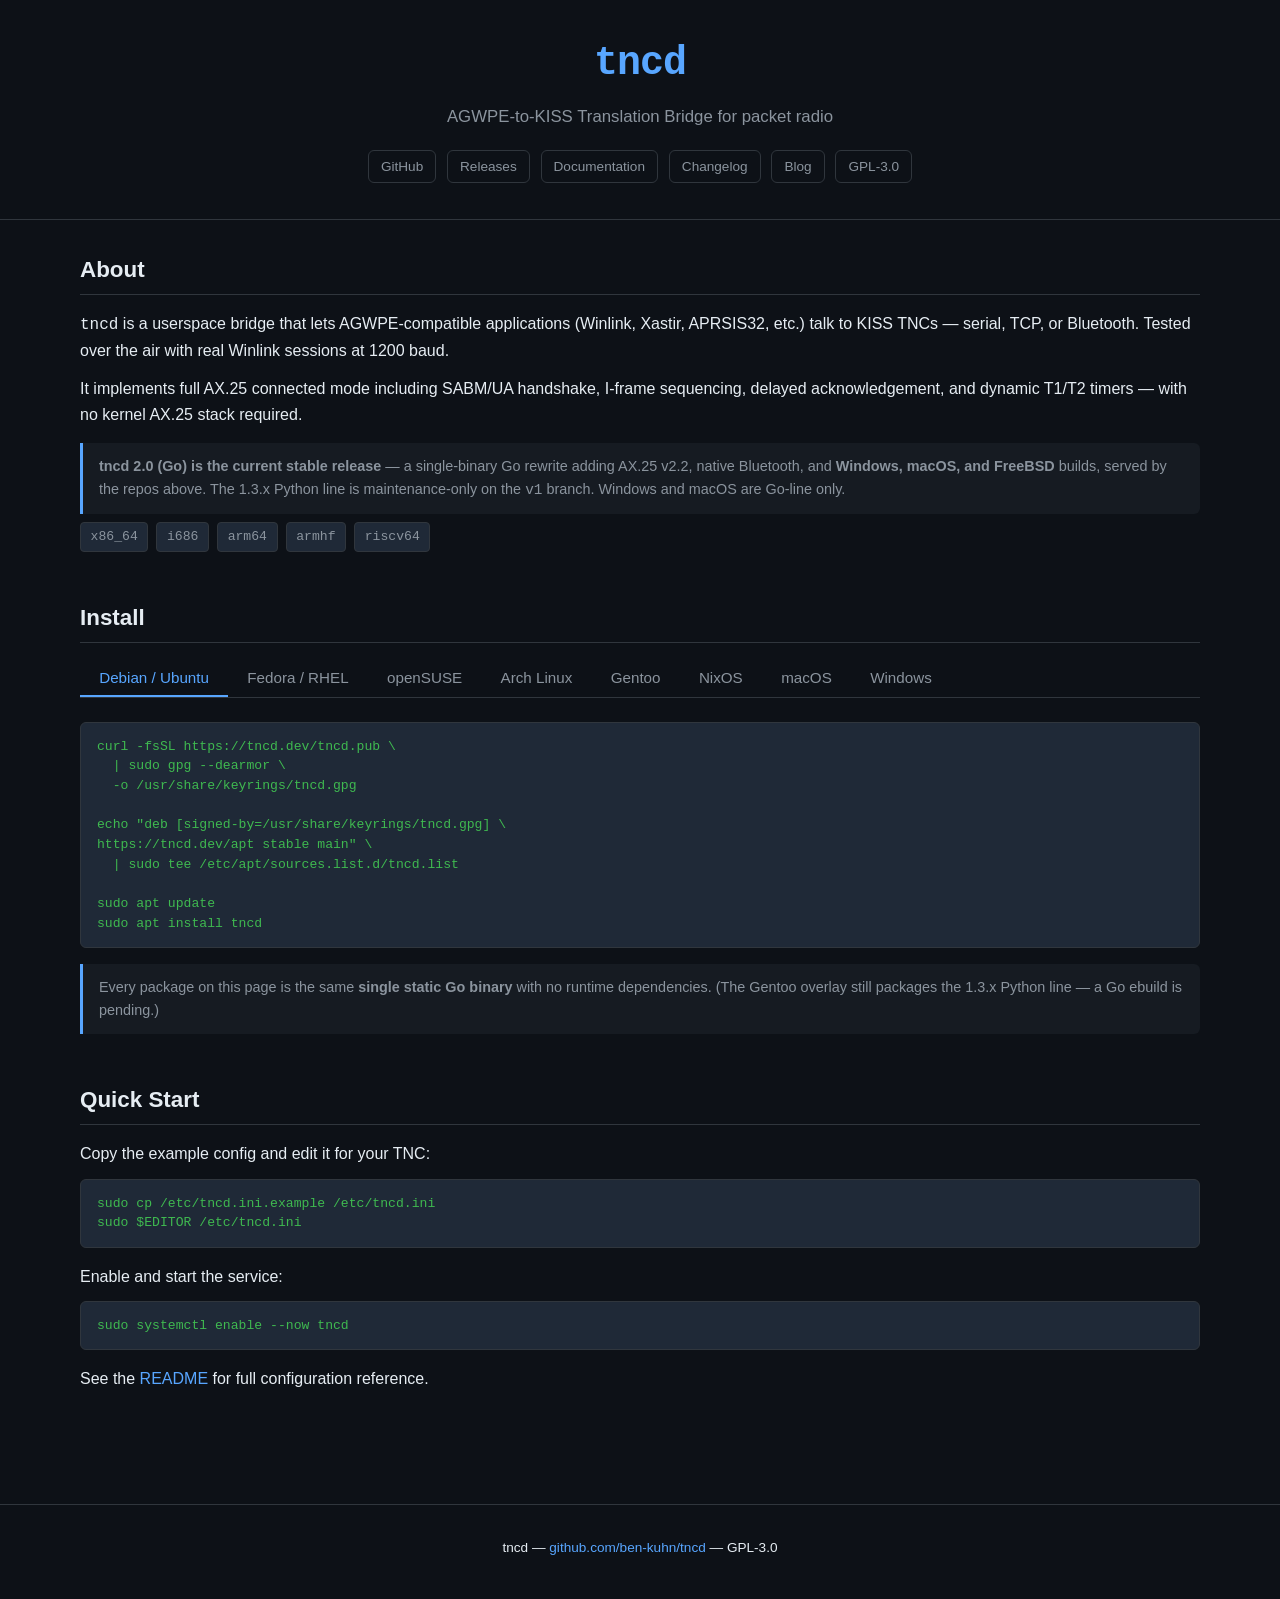
<file: website/index.html>
<!DOCTYPE html>
<html lang="en">
<head>
  <meta charset="UTF-8">
  <meta name="viewport" content="width=device-width, initial-scale=1.0">
  <title>tncd — AGWPE-to-KISS Translation Bridge</title>
  <style>
    :root {
      --bg: #0d1117;
      --surface: #161b22;
      --border: #30363d;
      --text: #e6edf3;
      --muted: #8b949e;
      --accent: #58a6ff;
      --green: #3fb950;
      --code-bg: #1f2937;
    }
    * { box-sizing: border-box; margin: 0; padding: 0; }
    body {
      background: var(--bg);
      color: var(--text);
      font-family: -apple-system, BlinkMacSystemFont, "Segoe UI", Helvetica, Arial, sans-serif;
      font-size: 16px;
      line-height: 1.6;
    }
    a { color: var(--accent); text-decoration: none; }
    a:hover { text-decoration: underline; }

    header {
      border-bottom: 1px solid var(--border);
      padding: 2rem 1rem;
      text-align: center;
    }
    header h1 {
      font-size: 2.5rem;
      font-family: "SF Mono", "Fira Code", monospace;
      color: var(--accent);
      letter-spacing: -1px;
    }
    header p.tagline {
      color: var(--muted);
      margin-top: 0.5rem;
      font-size: 1.05rem;
    }
    header .badges {
      margin-top: 1rem;
    }
    header .badges a {
      display: inline-block;
      margin: 0.2rem;
      padding: 0.3rem 0.75rem;
      border: 1px solid var(--border);
      border-radius: 6px;
      font-size: 0.85rem;
      color: var(--muted);
    }
    header .badges a:hover { border-color: var(--accent); color: var(--accent); text-decoration: none; }

    main {
      max-width: 90%;
      margin: 0 auto;
      padding: 2rem 1rem 4rem;
    }

    section { margin-bottom: 3rem; }
    h2 {
      font-size: 1.4rem;
      margin-bottom: 1rem;
      padding-bottom: 0.4rem;
      border-bottom: 1px solid var(--border);
    }
    p { margin-bottom: 0.75rem; color: var(--text); }

    pre {
      background: var(--code-bg);
      border: 1px solid var(--border);
      border-radius: 6px;
      padding: 0.85rem 1rem;
      overflow-x: auto;
      font-size: 0.82rem;
      line-height: 1.5;
    }
    code { font-family: "SF Mono", "Fira Code", "Cascadia Code", monospace; }
    pre code { color: var(--green); }

    .note {
      background: var(--surface);
      border-left: 3px solid var(--accent);
      padding: 0.75rem 1rem;
      border-radius: 0 6px 6px 0;
      font-size: 0.9rem;
      color: var(--muted);
      margin-top: 1rem;
    }

    .arch-list {
      display: flex;
      flex-wrap: wrap;
      gap: 0.5rem;
      margin-top: 0.5rem;
    }
    .arch-tag {
      background: var(--code-bg);
      border: 1px solid var(--border);
      border-radius: 4px;
      padding: 0.2rem 0.6rem;
      font-size: 0.82rem;
      font-family: monospace;
      color: var(--muted);
    }

    /* Tabs */
    .tabs {
      display: flex;
      flex-wrap: wrap;
      gap: 0;
      border-bottom: 1px solid var(--border);
      margin-bottom: 1.5rem;
    }
    .tab {
      background: none;
      border: none;
      color: var(--muted);
      font-family: inherit;
      font-size: 0.95rem;
      padding: 0.6rem 1.2rem;
      cursor: pointer;
      border-bottom: 2px solid transparent;
      transition: color 0.15s, border-color 0.15s;
    }
    .tab:hover {
      color: var(--text);
    }
    .tab.active {
      color: var(--accent);
      border-bottom-color: var(--accent);
    }
    .tab-content {
      display: none;
    }
    .tab-content.active {
      display: block;
    }

    footer {
      text-align: center;
      padding: 2rem 1rem;
      border-top: 1px solid var(--border);
      color: var(--muted);
      font-size: 0.85rem;
    }
  </style>
</head>
<body>

<header>
  <h1>tncd</h1>
  <p class="tagline">AGWPE-to-KISS Translation Bridge for packet radio</p>
  <div class="badges">
    <a href="https://github.com/ben-kuhn/tncd">GitHub</a>
    <a href="https://github.com/ben-kuhn/tncd/releases">Releases</a>
    <a href="/docs.html">Documentation</a>
    <a href="/changelog.html">Changelog</a>
    <a href="/blog.html">Blog</a>
    <a href="https://github.com/ben-kuhn/tncd/blob/main/COPYING">GPL-3.0</a>
  </div>
</header>

<main>

  <section>
    <h2>About</h2>
    <p>
      <code>tncd</code> is a userspace bridge that lets AGWPE-compatible applications (Winlink,
      Xastir, APRSIS32, etc.) talk to KISS TNCs — serial, TCP, or Bluetooth.
      Tested over the air with real Winlink sessions at 1200 baud.
    </p>
    <p>
      It implements full AX.25 connected mode including SABM/UA handshake, I-frame sequencing,
      delayed acknowledgement, and dynamic T1/T2 timers — with no kernel AX.25 stack required.
    </p>
    <div class="note">
      <strong>tncd 2.0 (Go) is the current stable release</strong> — a single-binary
      Go rewrite adding AX.25 v2.2, native Bluetooth, and <strong>Windows, macOS, and
      FreeBSD</strong> builds, served by the repos above. The 1.3.x Python line is
      maintenance-only on the <code>v1</code> branch. Windows and macOS are
      Go-line only.
    </div>
    <div class="arch-list">
      <span class="arch-tag">x86_64</span>
      <span class="arch-tag">i686</span>
      <span class="arch-tag">arm64</span>
      <span class="arch-tag">armhf</span>
      <span class="arch-tag">riscv64</span>
    </div>
  </section>

  <section>
    <h2>Install</h2>

    <div class="tabs">
      <button class="tab active" data-tab="debian">Debian / Ubuntu</button>
      <button class="tab" data-tab="fedora">Fedora / RHEL</button>
      <button class="tab" data-tab="opensuse">openSUSE</button>
      <button class="tab" data-tab="arch">Arch Linux</button>
      <button class="tab" data-tab="gentoo">Gentoo</button>
      <button class="tab" data-tab="nixos">NixOS</button>
      <button class="tab" data-tab="macos">macOS</button>
      <button class="tab" data-tab="windows">Windows</button>
    </div>

    <div class="tab-content active" id="tab-debian">
      <pre><code>curl -fsSL https://tncd.dev/tncd.pub \
  | sudo gpg --dearmor \
  -o /usr/share/keyrings/tncd.gpg

echo "deb [signed-by=/usr/share/keyrings/tncd.gpg] \
https://tncd.dev/apt stable main" \
  | sudo tee /etc/apt/sources.list.d/tncd.list

sudo apt update
sudo apt install tncd</code></pre>
    </div>

    <div class="tab-content" id="tab-fedora">
      <pre><code>sudo curl -fsSL \
  https://tncd.dev/rpm/tncd.repo \
  -o /etc/yum.repos.d/tncd.repo

sudo dnf install tncd</code></pre>
    </div>

    <div class="tab-content" id="tab-opensuse">
      <pre><code>sudo curl -fsSL \
  https://tncd.dev/rpm/tncd.repo \
  -o /etc/zypp/repos.d/tncd.repo

sudo zypper refresh
sudo zypper install tncd</code></pre>
    </div>

    <div class="tab-content" id="tab-arch">
      <pre><code># Download the PKGBUILD
curl -fsSL https://raw.githubusercontent.com/ben-kuhn/tncd/main/packaging/PKGBUILD \
  -o PKGBUILD

# Build and install
makepkg -si</code></pre>
    </div>

    <div class="tab-content" id="tab-gentoo">
      <p>tncd is available via a custom overlay that includes the package and its Python dependencies.</p>
      <pre><code># Clone the overlay
sudo mkdir -p /var/db/repos
sudo git clone https://github.com/ben-kuhn/tncd.git \
  /var/db/repos/tncd

# Register the overlay
cat &lt;&lt;'EOF' | sudo tee /etc/portage/repos.conf/tncd.conf
[tncd]
location = /var/db/repos/tncd/packaging/gentoo-overlay
EOF

# Install (add bluetooth USE flag for BT support)
sudo emerge --ask net-misc/tncd</code></pre>
      <p style="margin-top:1rem;">The overlay also provides ebuilds for
        <code>dev-python/kiss3</code>, <code>dev-python/pyham-ax25</code>,
        and <code>dev-python/ax253</code>.</p>
    </div>

    <div class="tab-content" id="tab-nixos">
      <p>tncd is packaged in
        <a href="https://github.com/ben-kuhn/nix-ham-packages">nix-ham-packages</a>.
        Add the overlay and service module to your NixOS configuration:</p>
      <pre><code>let
  ham = builtins.fetchTarball
    "https://github.com/ben-kuhn/nix-ham-packages/archive/main.tar.gz";
in {
  nixpkgs.overlays = [ (import ham) ];
  imports = [ "${ham}/tncd/module.nix" ];

  services.tncd = {
    enable = true;
    settings = {
      server.callsign = "N0CALL";
      client = {
        type = "serial";
        device = "/dev/ttyUSB0";
        serial_baudrate = 9600;
        ota_baudrate = 1200;
      };
    };
  };
}</code></pre>
      <p style="margin-top:1rem;">See the
        <a href="https://github.com/ben-kuhn/tncd/blob/main/nix/README.md">Nix README</a>
        for Bluetooth setup and all module options.</p>
    </div>

    <div class="tab-content" id="tab-macos">
      <p style="margin-bottom:0.75rem;">
        <strong>macOS is available on the 2.x Go line only</strong>,
        and without OS service integration — run it yourself or
        wrap it in a launchd unit.
      </p>
      <p>
        Download the matching
        <code>tncd-<em>&lt;version&gt;</em>-macos-arm64.tar.gz</code> (Apple
        silicon) or <code>-macos-amd64.tar.gz</code> (Intel) from the
        <a href="https://github.com/ben-kuhn/tncd/releases">GitHub releases</a>,
        extract it, and run:
      </p>
      <pre><code>tar -xzf tncd-<em>&lt;version&gt;</em>-macos-arm64.tar.gz

# macOS blocks unsigned downloaded binaries (Gatekeeper). tncd is not
# notarized, so clear the quarantine flag before the first run:
xattr -dr com.apple.quarantine ./tncd

./tncd -c tncd.ini</code></pre>
      <p style="margin-top:0.5rem;font-size:0.85rem;color:var(--muted)">
        If you skip that step you'll get &ldquo;cannot be opened because the developer cannot be
        verified.&rdquo; You can also allow it via <strong>System Settings → Privacy &amp;
        Security → Allow Anyway</strong>.
      </p>
      <p style="margin-top:0.5rem;font-size:0.85rem;color:var(--muted)">
        Bluetooth TNCs: pair the device, then use <code>type = serial</code> with
        its <code>/dev/cu.*</code> port. Homebrew tap coming later.
      </p>
    </div>

    <div class="tab-content" id="tab-windows">
      <p style="margin-bottom:0.75rem;">
        <strong>Windows is available on the 2.x Go line only</strong>
        — there is no Windows build of the 1.3.x Python line.
      </p>
      <p>
        Download <code>tncd-<em>&lt;version&gt;</em>-windows-amd64.zip</code>
        (or <code>-arm64</code>) from the
        <a href="https://github.com/ben-kuhn/tncd/releases">GitHub releases</a>,
        unzip it, and <strong>double-click <code>tncd.exe</code></strong>. With no
        config present it launches an installer that asks for your callsign and
        TNC — serial ports and paired Bluetooth devices are listed for you — then
        installs tncd as an auto-starting Windows service. Run <code>tncd.exe</code>
        again to start/stop the service, open the config, open the web monitor, or
        uninstall.
      </p>
      <p style="margin-top:0.75rem;">Command-line equivalents:</p>
      <pre><code>tncd.exe ports
tncd.exe install -c tncd.ini
tncd.exe service start
tncd.exe uninstall</code></pre>
      <p style="margin-top:0.5rem;font-size:0.85rem;color:var(--muted)">
        Bluetooth TNCs connect natively (Winsock RFCOMM): pair once in Windows
        Settings, then pick the device in the installer.
      </p>
    </div>

    <div class="note">
      Every package on this page is the same <strong>single static Go binary</strong> with
      no runtime dependencies. (The Gentoo overlay still packages the 1.3.x Python
      line — a Go ebuild is pending.)
    </div>
  </section>

  <section>
    <h2>Quick Start</h2>
    <p>Copy the example config and edit it for your TNC:</p>
    <pre><code>sudo cp /etc/tncd.ini.example /etc/tncd.ini
sudo $EDITOR /etc/tncd.ini</code></pre>

    <p style="margin-top:1rem;">Enable and start the service:</p>
    <pre><code>sudo systemctl enable --now tncd</code></pre>

    <p style="margin-top:1rem;">
      See the <a href="https://github.com/ben-kuhn/tncd/blob/main/README.md">README</a>
      for full configuration reference.
    </p>
  </section>

</main>

<footer>
  <p>tncd &mdash; <a href="https://github.com/ben-kuhn/tncd">github.com/ben-kuhn/tncd</a> &mdash; GPL-3.0</p>
</footer>

<script>
  document.querySelectorAll('.tab').forEach(function(btn) {
    btn.addEventListener('click', function() {
      document.querySelectorAll('.tab').forEach(function(t) { t.classList.remove('active'); });
      document.querySelectorAll('.tab-content').forEach(function(c) { c.classList.remove('active'); });
      btn.classList.add('active');
      document.getElementById('tab-' + btn.dataset.tab).classList.add('active');
    });
  });
</script>

</body>
</html>
</file>
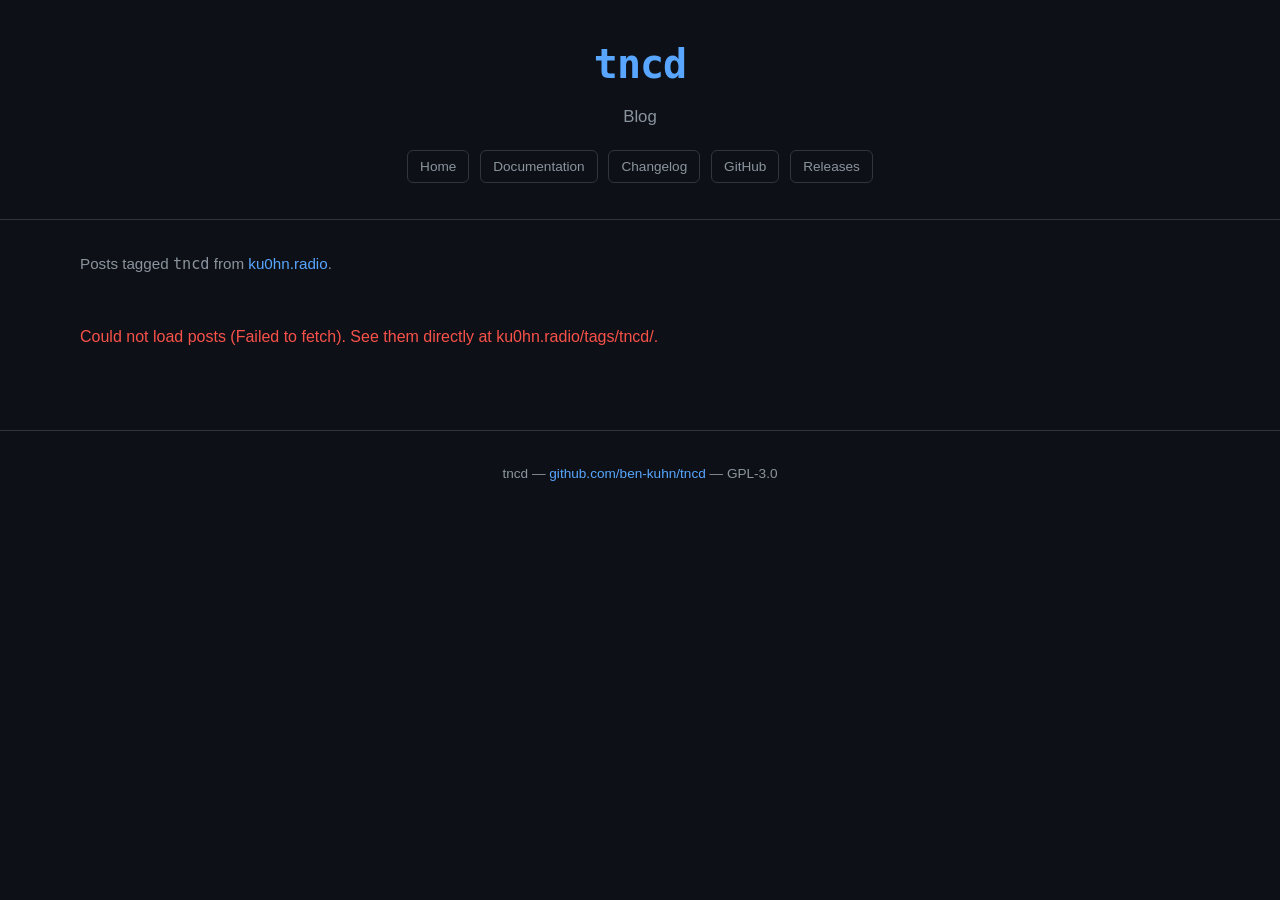
<file: website/blog.html>
<!DOCTYPE html>
<html lang="en">
<head>
  <meta charset="UTF-8">
  <meta name="viewport" content="width=device-width, initial-scale=1.0">
  <title>tncd Blog</title>
  <style>
    :root {
      --bg: #0d1117;
      --surface: #161b22;
      --border: #30363d;
      --text: #e6edf3;
      --muted: #8b949e;
      --accent: #58a6ff;
      --green: #3fb950;
      --code-bg: #1f2937;
    }
    * { box-sizing: border-box; margin: 0; padding: 0; }
    body {
      background: var(--bg);
      color: var(--text);
      font-family: -apple-system, BlinkMacSystemFont, "Segoe UI", Helvetica, Arial, sans-serif;
      font-size: 16px;
      line-height: 1.6;
    }
    a { color: var(--accent); text-decoration: none; }
    a:hover { text-decoration: underline; }

    header {
      border-bottom: 1px solid var(--border);
      padding: 2rem 1rem;
      text-align: center;
    }
    header h1 {
      font-size: 2.5rem;
      font-family: "SF Mono", "Fira Code", monospace;
      color: var(--accent);
      letter-spacing: -1px;
    }
    header p.tagline {
      color: var(--muted);
      margin-top: 0.5rem;
      font-size: 1.05rem;
    }
    header .badges { margin-top: 1rem; }
    header .badges a {
      display: inline-block;
      margin: 0.2rem;
      padding: 0.3rem 0.75rem;
      border: 1px solid var(--border);
      border-radius: 6px;
      font-size: 0.85rem;
      color: var(--muted);
    }
    header .badges a:hover { border-color: var(--accent); color: var(--accent); text-decoration: none; }

    main {
      max-width: 90%;
      margin: 0 auto;
      padding: 2rem 1rem 4rem;
    }
    main > p.lead {
      color: var(--muted);
      margin-bottom: 2rem;
      font-size: 0.95rem;
    }

    .post {
      margin-bottom: 1.5rem;
      border: 1px solid var(--border);
      border-radius: 8px;
      padding: 1.25rem 1.5rem;
      background: var(--surface);
    }
    .post h2 {
      font-size: 1.2rem;
      margin: 0 0 0.4rem;
    }
    .post h2 a { color: var(--accent); }
    .post .date {
      color: var(--muted);
      font-size: 0.85rem;
      font-family: "SF Mono", "Fira Code", monospace;
      margin-bottom: 0.6rem;
    }
    .post .summary {
      color: var(--text);
      font-size: 0.95rem;
    }

    .status {
      color: var(--muted);
      font-style: italic;
      padding: 1rem 0;
    }
    .status.error {
      color: #f85149;
      font-style: normal;
    }

    footer {
      text-align: center;
      padding: 2rem 1rem;
      border-top: 1px solid var(--border);
      color: var(--muted);
      font-size: 0.85rem;
    }
  </style>
</head>
<body>

<header>
  <h1>tncd</h1>
  <p class="tagline">Blog</p>
  <div class="badges">
    <a href="/">Home</a>
    <a href="/docs.html">Documentation</a>
    <a href="/changelog.html">Changelog</a>
    <a href="https://github.com/ben-kuhn/tncd">GitHub</a>
    <a href="https://github.com/ben-kuhn/tncd/releases">Releases</a>
  </div>
</header>

<main>
  <p class="lead">
    Posts tagged <code>tncd</code> from
    <a href="https://ku0hn.radio/tags/tncd/">ku0hn.radio</a>.
  </p>

  <div id="posts" class="status">Loading posts&hellip;</div>
</main>

<footer>
  <p>tncd &mdash; <a href="https://github.com/ben-kuhn/tncd">github.com/ben-kuhn/tncd</a> &mdash; GPL-3.0</p>
</footer>

<script>
  (function () {
    var FEED = 'https://ku0hn.radio/tags/tncd/index.json';
    var container = document.getElementById('posts');

    fetch(FEED, { cache: 'no-cache' })
      .then(function (r) {
        if (!r.ok) throw new Error('HTTP ' + r.status);
        return r.json();
      })
      .then(function (data) {
        var posts = (data && data.posts) || [];
        if (posts.length === 0) {
          container.className = 'status';
          container.textContent = 'No posts yet.';
          return;
        }
        container.className = '';
        container.innerHTML = '';
        posts.forEach(function (p) {
          var el = document.createElement('article');
          el.className = 'post';

          var h = document.createElement('h2');
          var a = document.createElement('a');
          a.href = p.url;
          a.textContent = p.title;
          h.appendChild(a);

          var d = document.createElement('div');
          d.className = 'date';
          d.textContent = p.date;

          var s = document.createElement('div');
          s.className = 'summary';
          s.textContent = p.summary || '';

          el.appendChild(h);
          el.appendChild(d);
          if (p.summary) el.appendChild(s);
          container.appendChild(el);
        });
      })
      .catch(function (err) {
        container.className = 'status error';
        container.textContent =
          'Could not load posts (' + err.message + '). ' +
          'See them directly at ku0hn.radio/tags/tncd/.';
      });
  })();
</script>

</body>
</html>
</file>
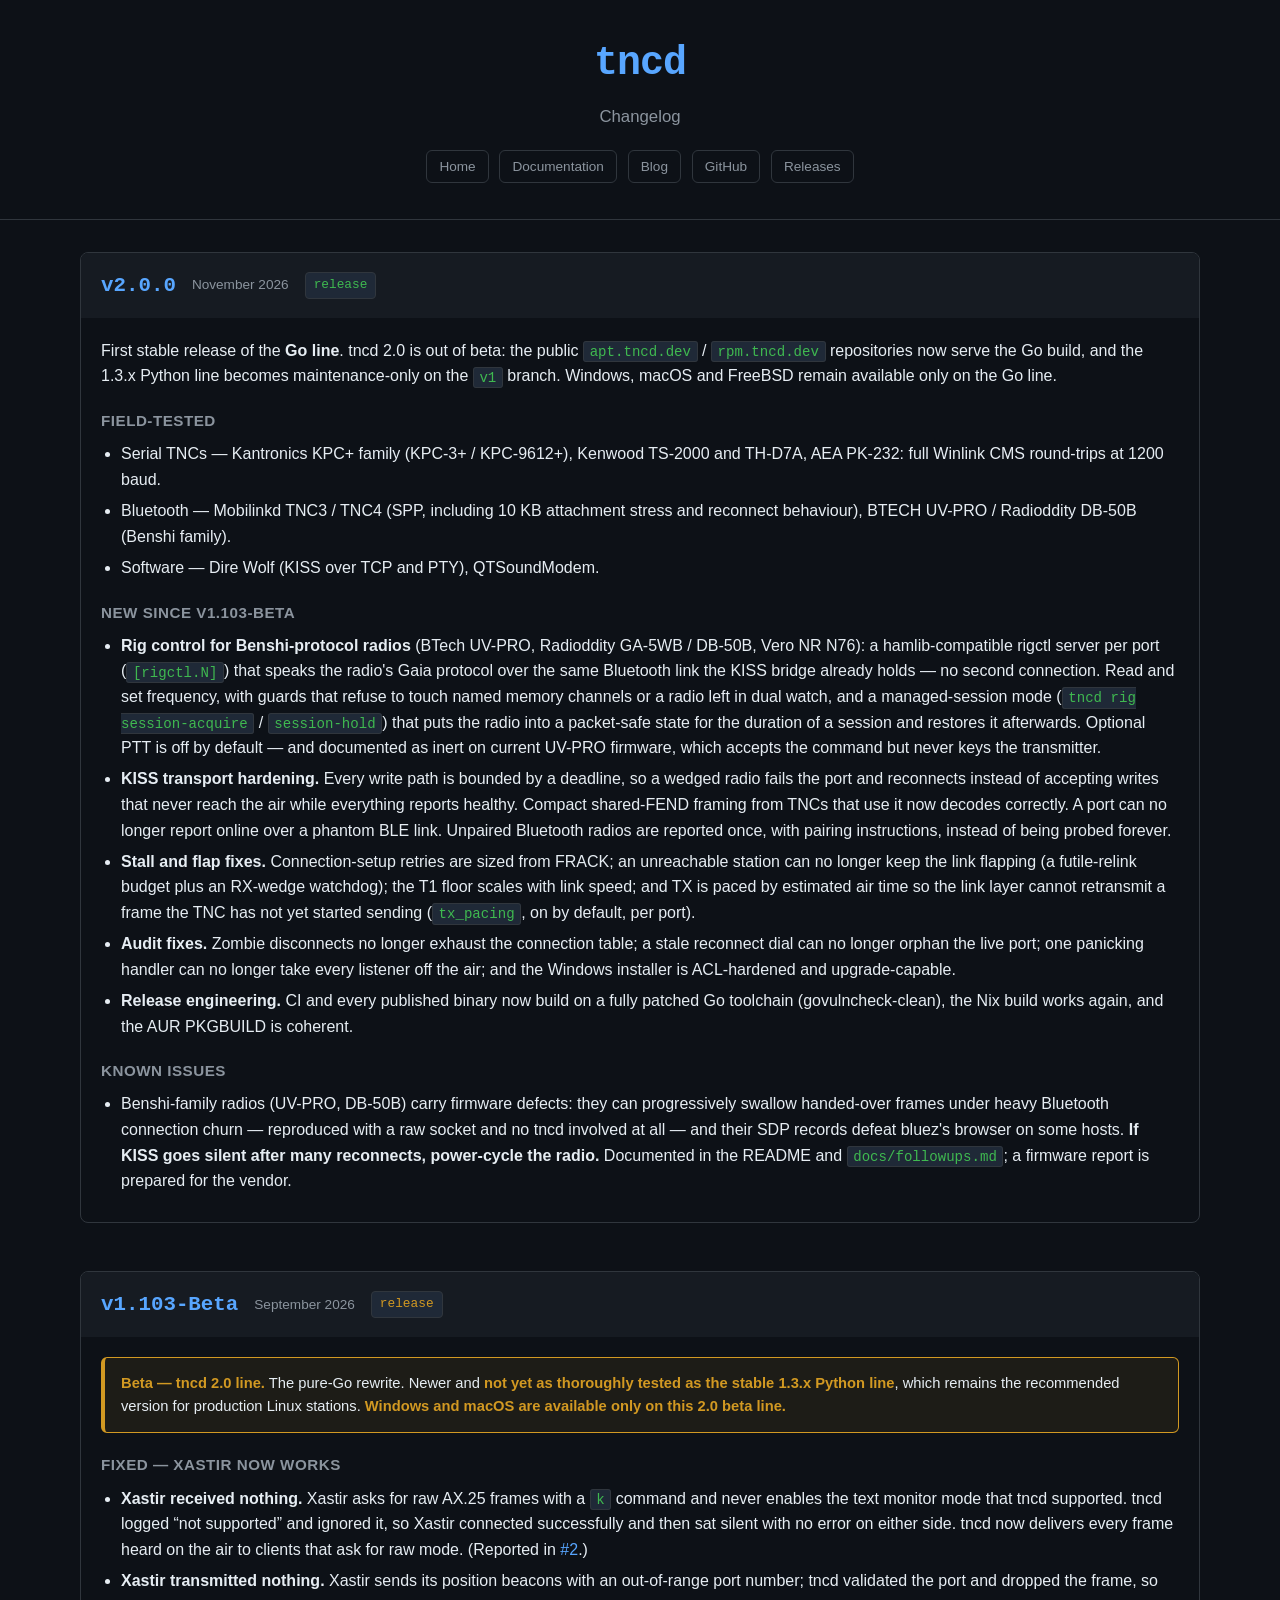
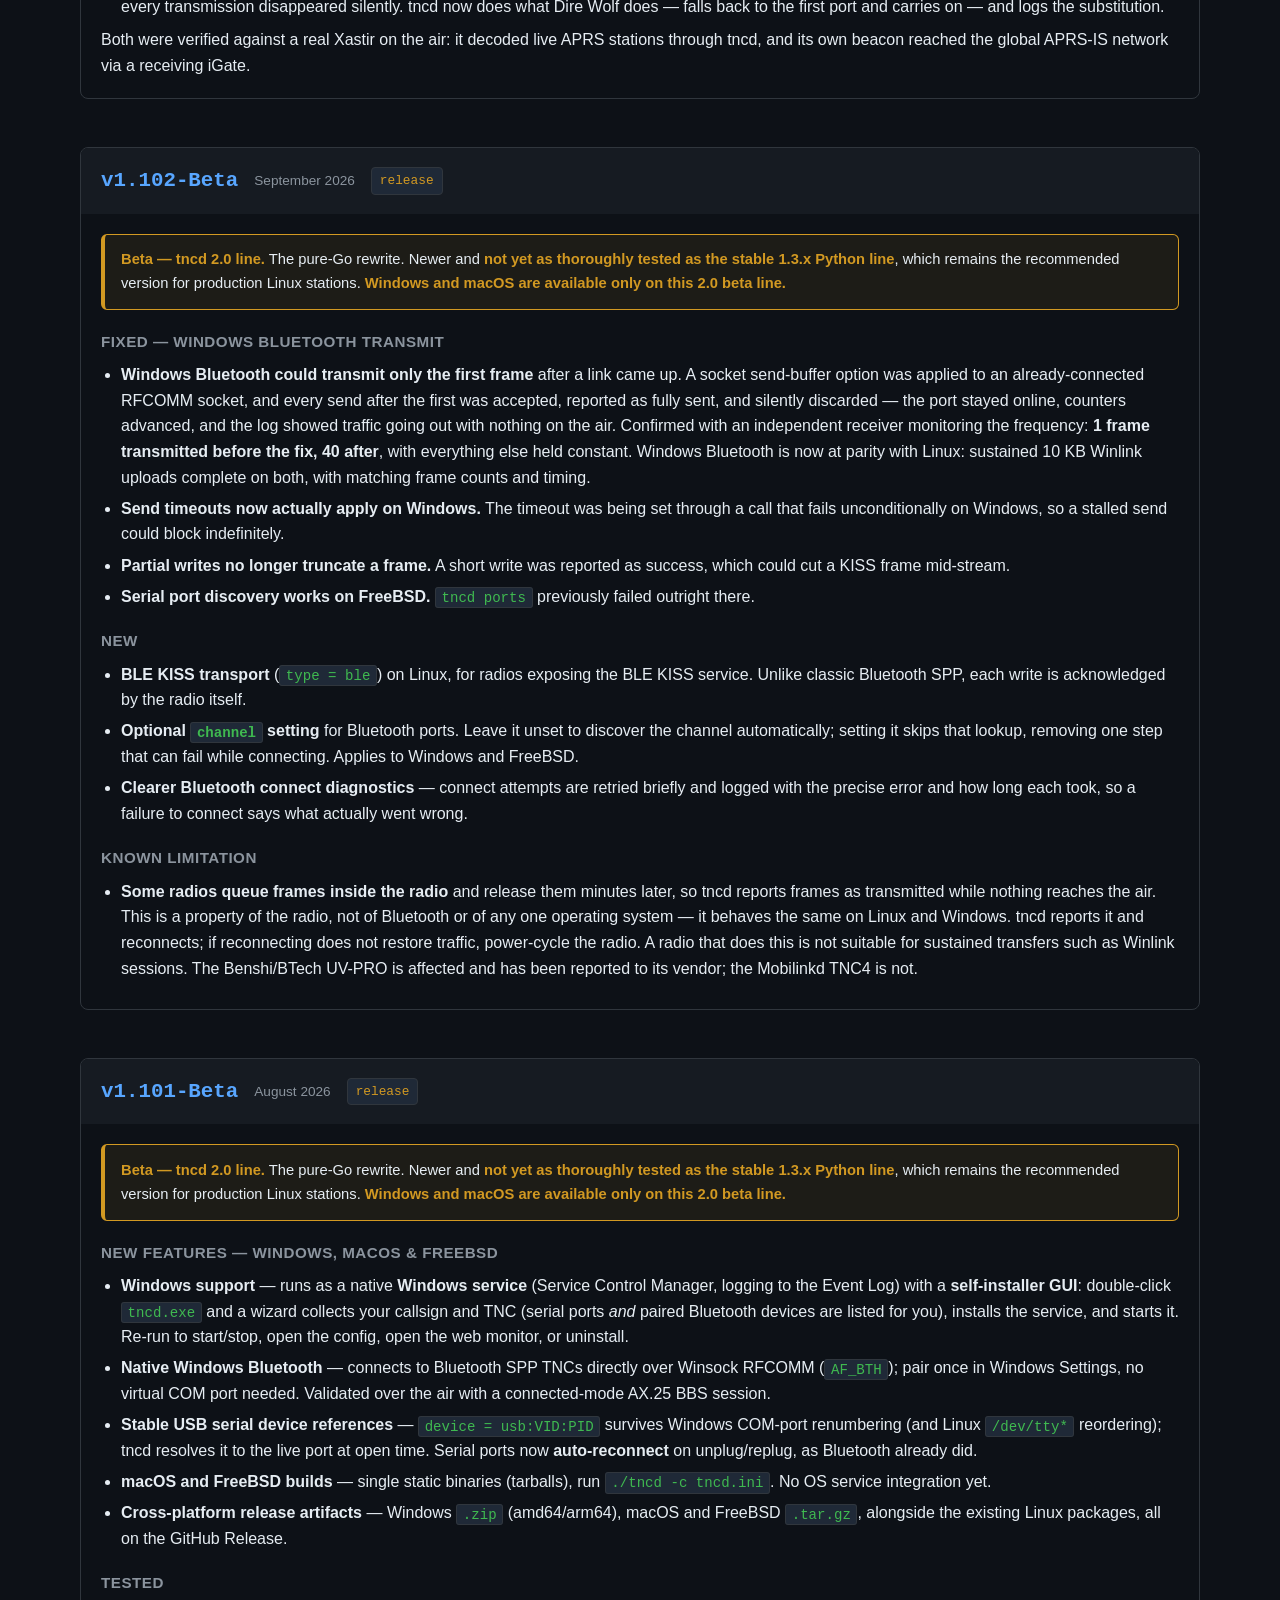
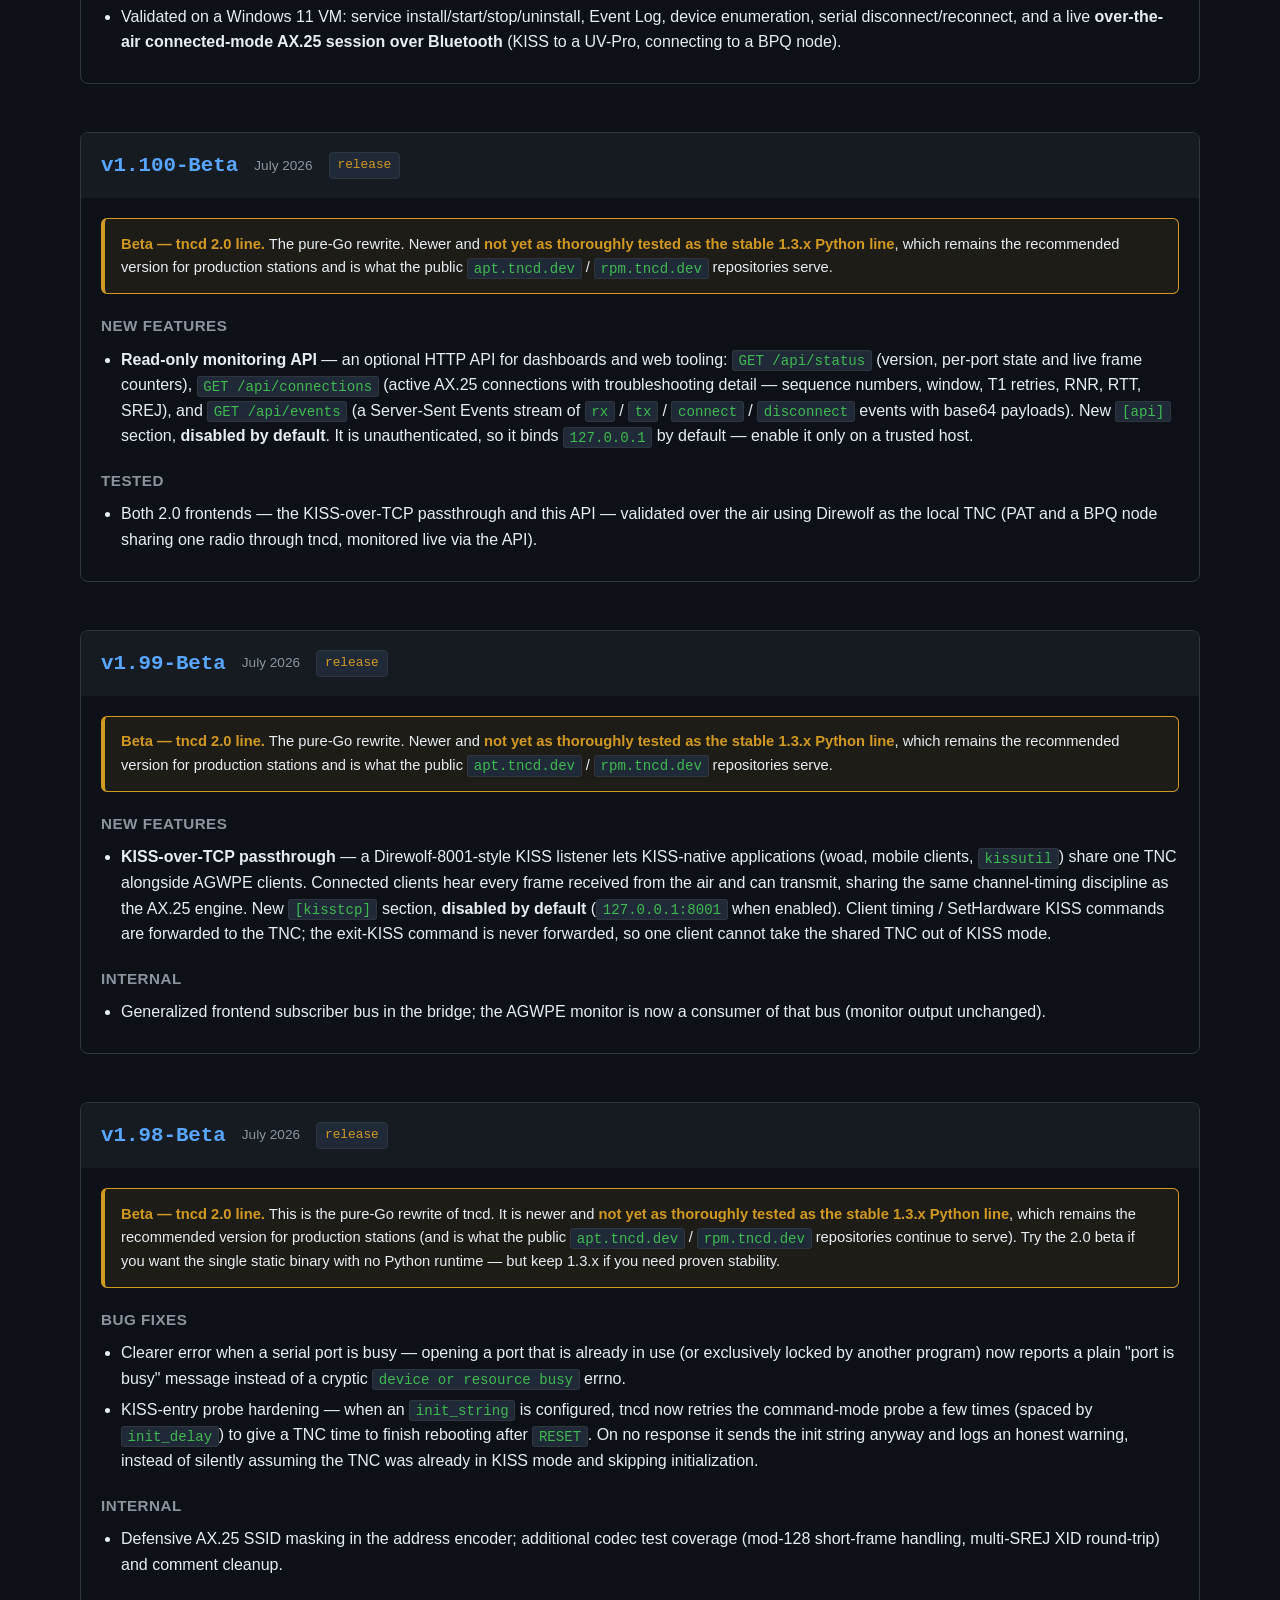
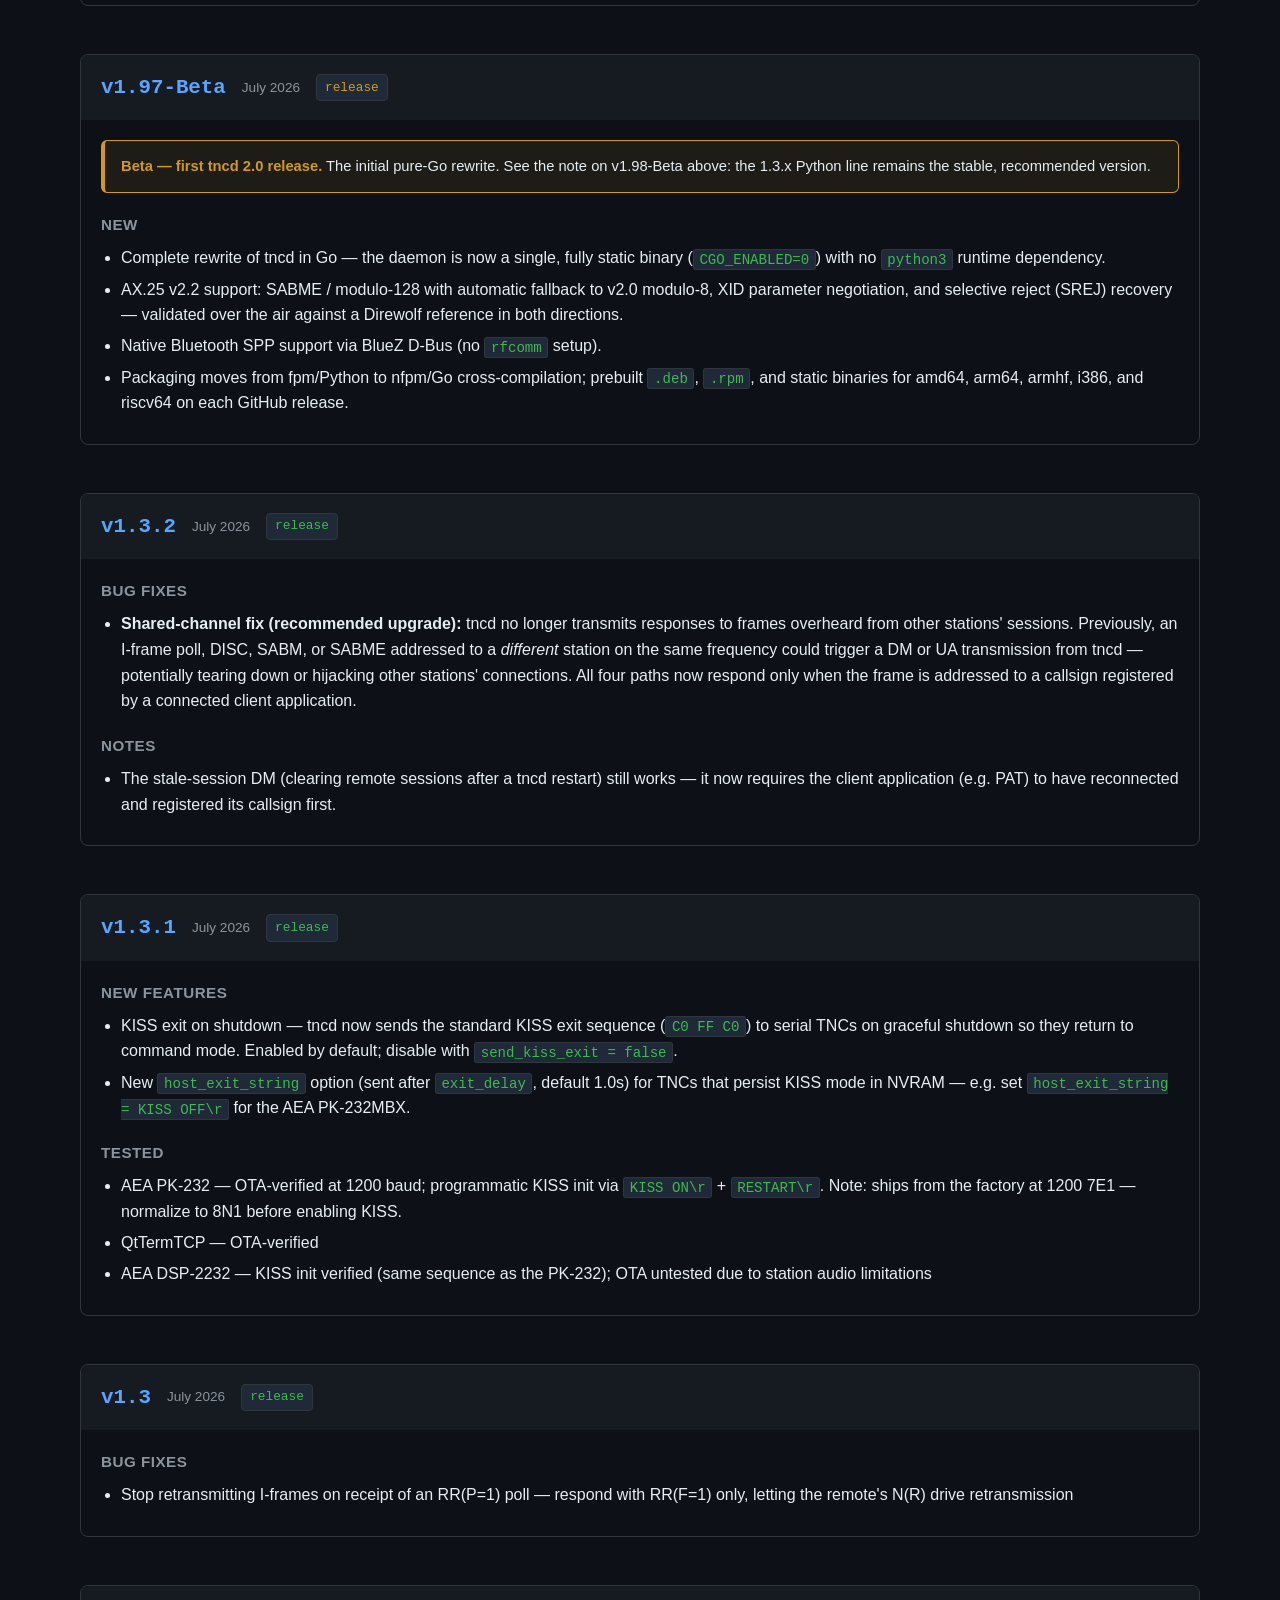
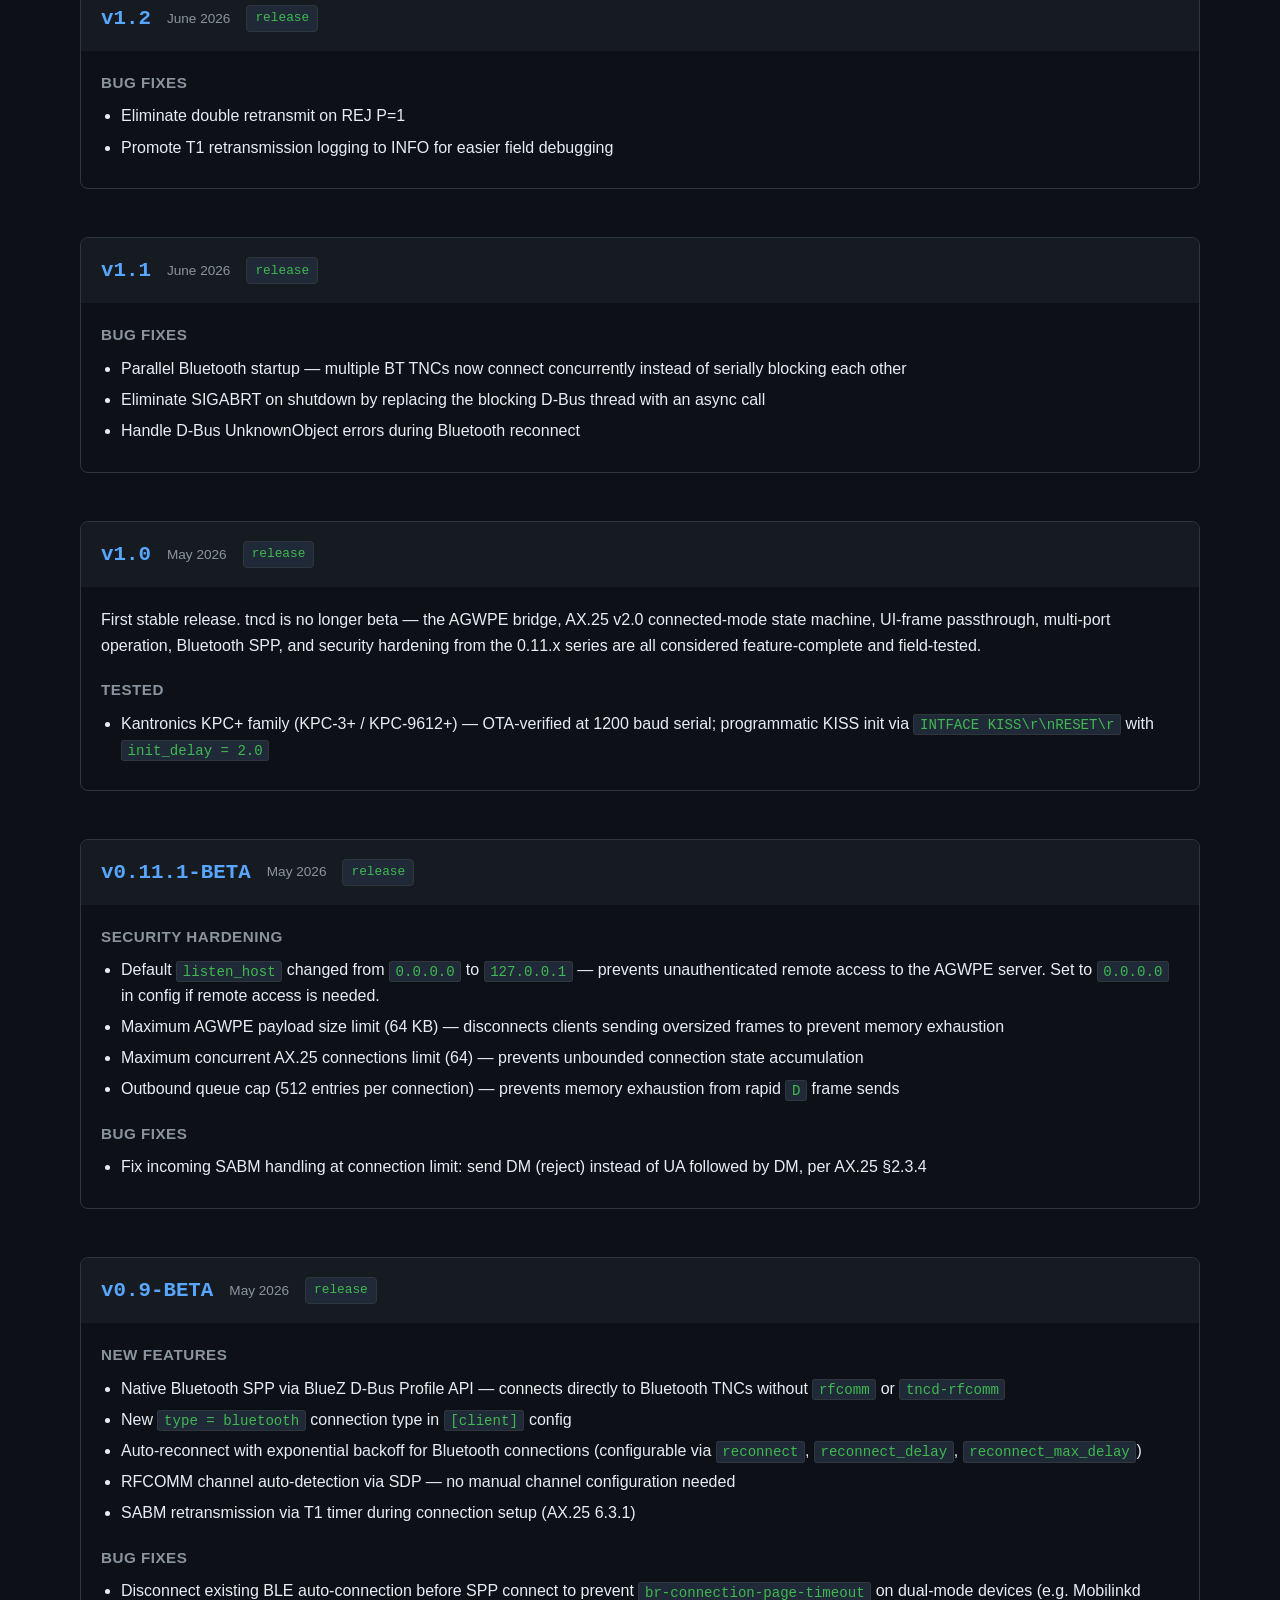
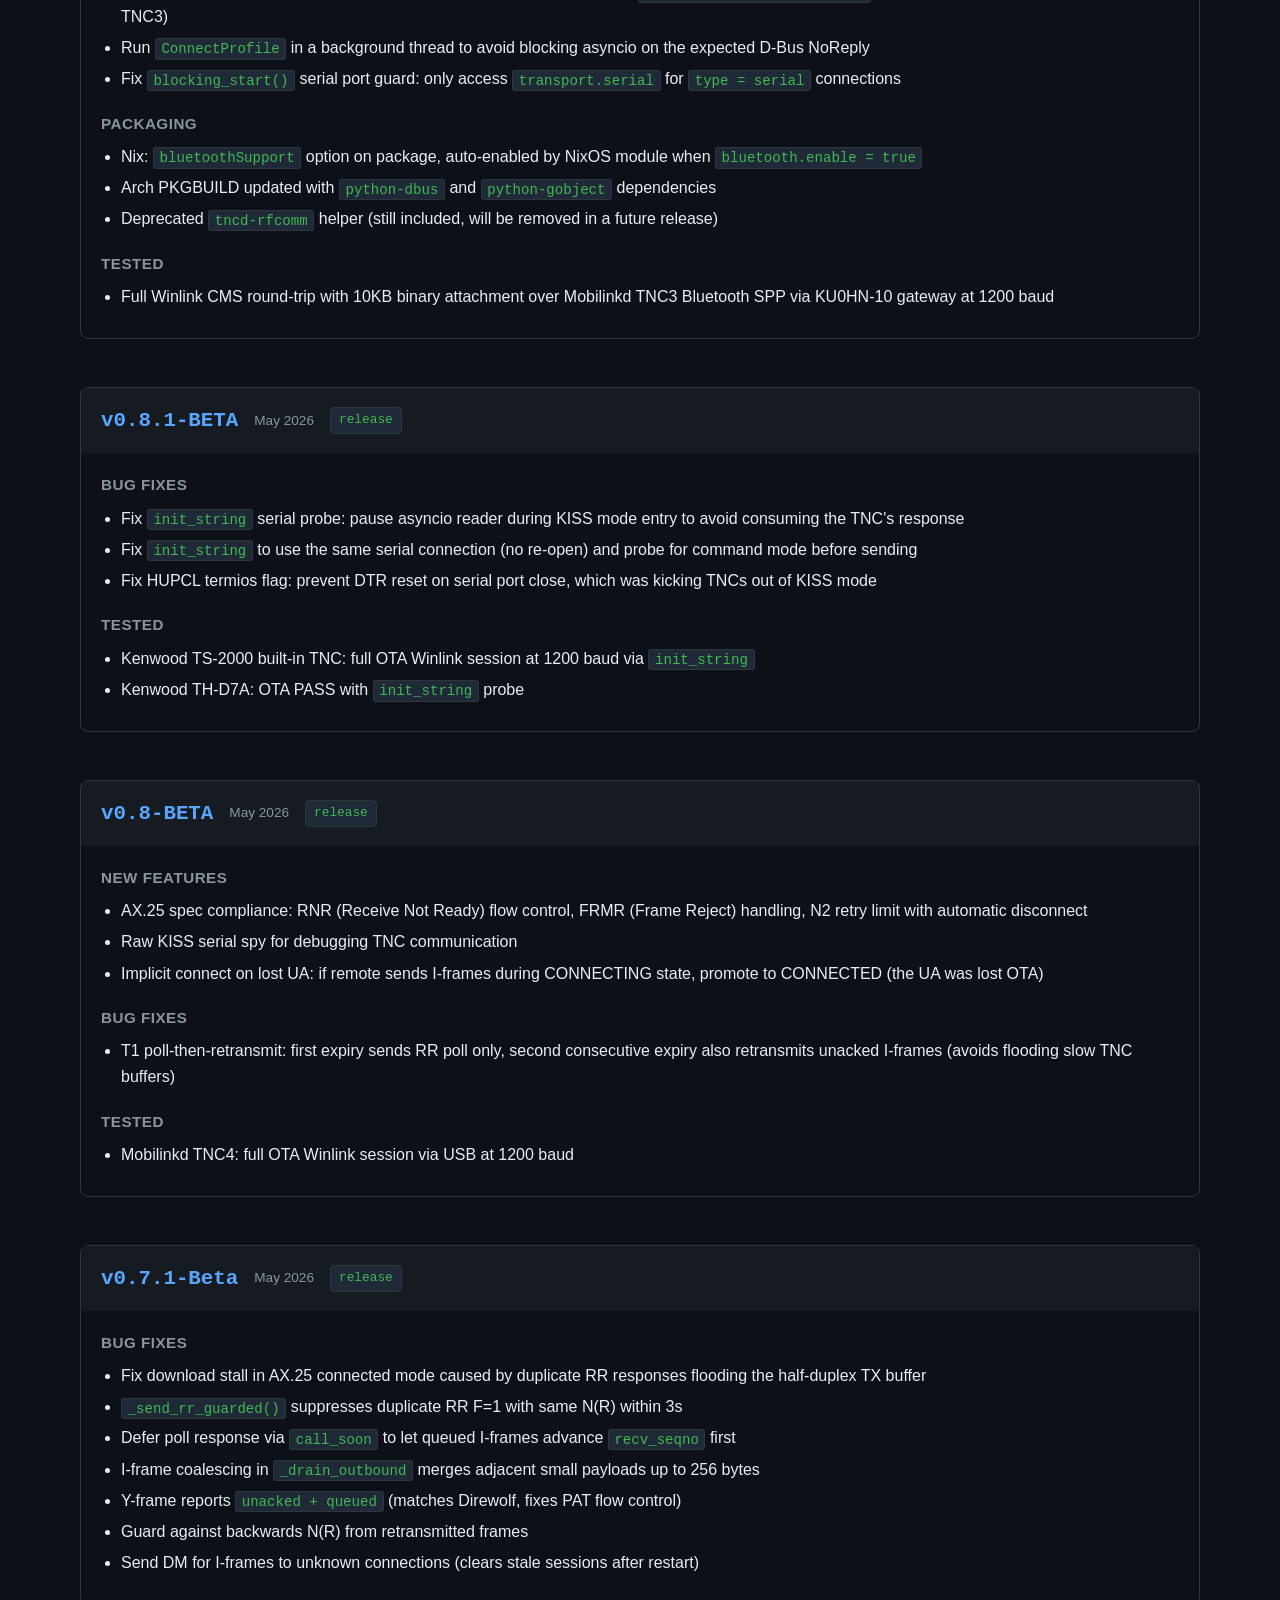
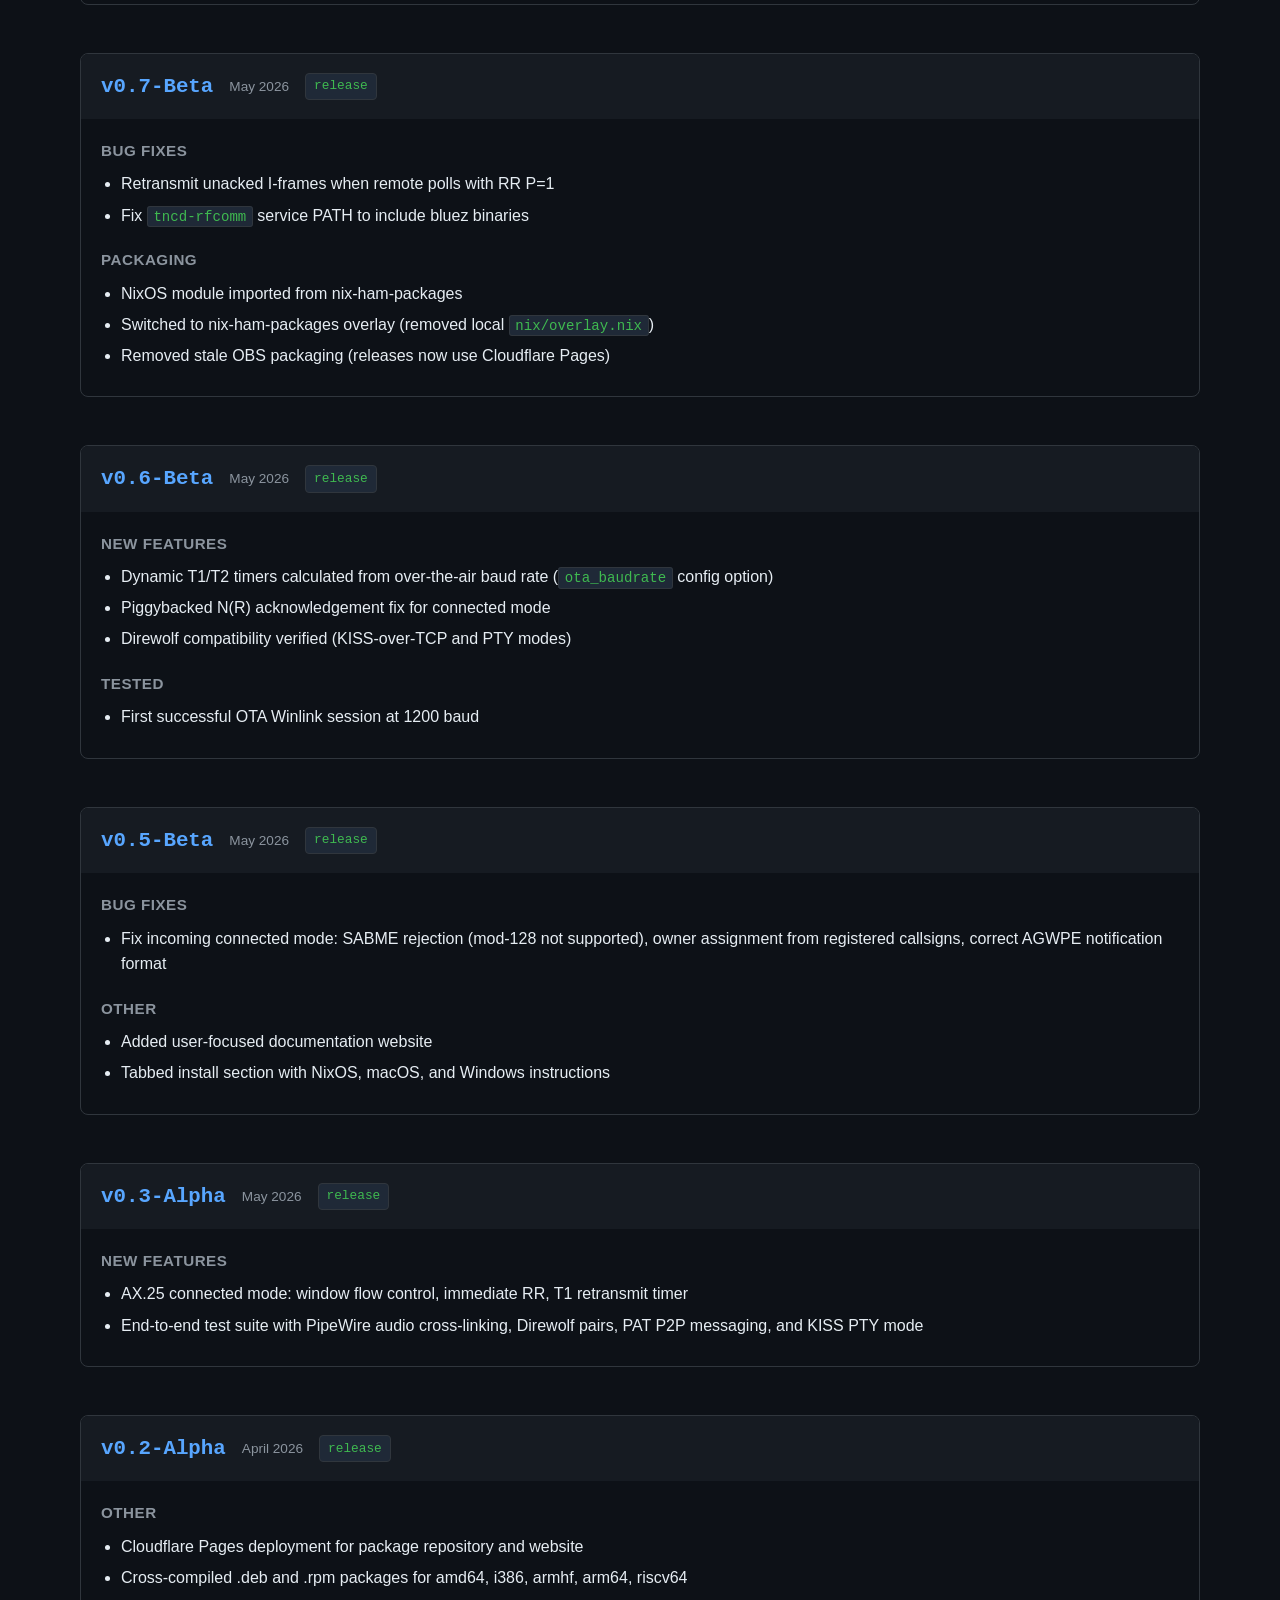
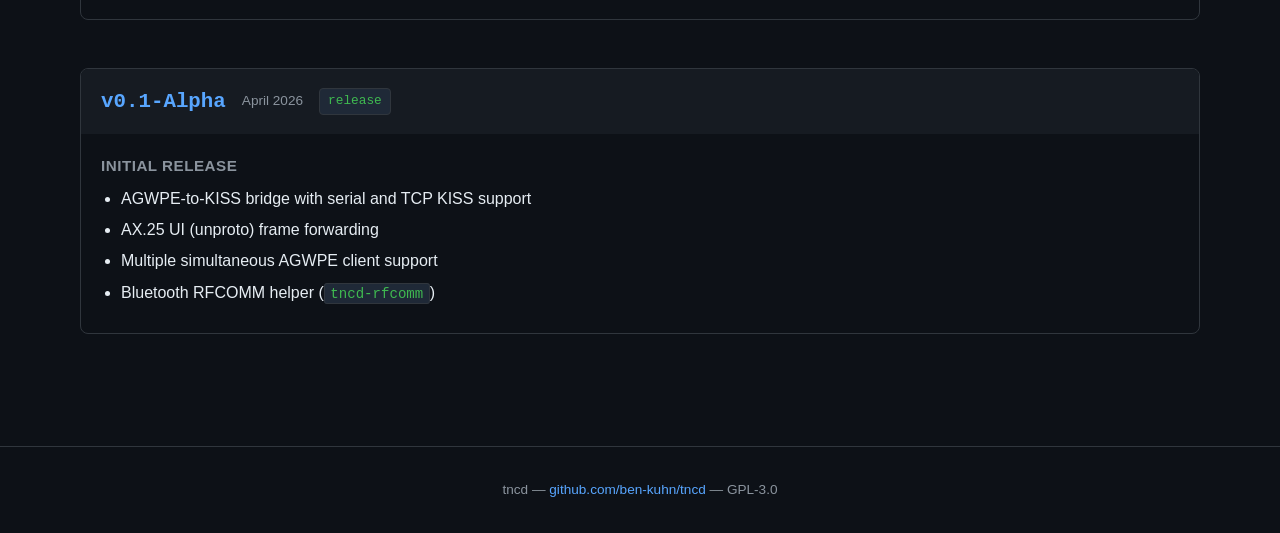
<file: website/changelog.html>
<!DOCTYPE html>
<html lang="en">
<head>
  <meta charset="UTF-8">
  <meta name="viewport" content="width=device-width, initial-scale=1.0">
  <title>tncd Changelog</title>
  <style>
    :root {
      --bg: #0d1117;
      --surface: #161b22;
      --border: #30363d;
      --text: #e6edf3;
      --muted: #8b949e;
      --accent: #58a6ff;
      --green: #3fb950;
      --code-bg: #1f2937;
      --yellow: #d29922;
    }
    * { box-sizing: border-box; margin: 0; padding: 0; }
    body {
      background: var(--bg);
      color: var(--text);
      font-family: -apple-system, BlinkMacSystemFont, "Segoe UI", Helvetica, Arial, sans-serif;
      font-size: 16px;
      line-height: 1.6;
    }
    a { color: var(--accent); text-decoration: none; }
    a:hover { text-decoration: underline; }

    header {
      border-bottom: 1px solid var(--border);
      padding: 2rem 1rem;
      text-align: center;
    }
    header h1 {
      font-size: 2.5rem;
      font-family: "SF Mono", "Fira Code", monospace;
      color: var(--accent);
      letter-spacing: -1px;
    }
    header p.tagline {
      color: var(--muted);
      margin-top: 0.5rem;
      font-size: 1.05rem;
    }
    header .badges {
      margin-top: 1rem;
    }
    header .badges a {
      display: inline-block;
      margin: 0.2rem;
      padding: 0.3rem 0.75rem;
      border: 1px solid var(--border);
      border-radius: 6px;
      font-size: 0.85rem;
      color: var(--muted);
    }
    header .badges a:hover { border-color: var(--accent); color: var(--accent); text-decoration: none; }

    main {
      max-width: 90%;
      margin: 0 auto;
      padding: 2rem 1rem 4rem;
    }

    .release {
      margin-bottom: 3rem;
      border: 1px solid var(--border);
      border-radius: 8px;
      overflow: hidden;
    }
    .release-header {
      background: var(--surface);
      padding: 1rem 1.25rem;
      display: flex;
      align-items: center;
      gap: 1rem;
      flex-wrap: wrap;
    }
    .release-header h2 {
      font-size: 1.3rem;
      font-family: "SF Mono", "Fira Code", monospace;
      color: var(--accent);
      margin: 0;
      border: none;
      padding: 0;
    }
    .release-header .date {
      color: var(--muted);
      font-size: 0.85rem;
    }
    .release-header .tag {
      background: var(--code-bg);
      border: 1px solid var(--border);
      border-radius: 4px;
      padding: 0.15rem 0.5rem;
      font-size: 0.8rem;
      font-family: monospace;
      color: var(--green);
      text-decoration: none;
    }
    .release-header .tag:hover { border-color: var(--accent); text-decoration: none; }
    .release-header .tag.beta { color: var(--yellow); }
    .beta-note {
      background: rgba(210, 153, 34, 0.08);
      border: 1px solid var(--yellow);
      border-left-width: 4px;
      border-radius: 6px;
      padding: 0.85rem 1rem;
      margin-bottom: 1.25rem;
      font-size: 0.92rem;
    }
    .beta-note strong { color: var(--yellow); }
    .release-body {
      padding: 1.25rem;
    }
    .release-body h3 {
      font-size: 0.95rem;
      color: var(--muted);
      text-transform: uppercase;
      letter-spacing: 0.5px;
      margin-top: 1.25rem;
      margin-bottom: 0.5rem;
    }
    .release-body h3:first-child { margin-top: 0; }
    .release-body ul {
      padding-left: 1.25rem;
      margin-bottom: 0.5rem;
    }
    .release-body li {
      margin-bottom: 0.35rem;
    }
    .release-body code {
      background: var(--code-bg);
      border: 1px solid var(--border);
      border-radius: 3px;
      padding: 0.1rem 0.35rem;
      font-size: 0.88rem;
      font-family: "SF Mono", "Fira Code", "Cascadia Code", monospace;
      color: var(--green);
    }

    footer {
      text-align: center;
      padding: 2rem 1rem;
      border-top: 1px solid var(--border);
      color: var(--muted);
      font-size: 0.85rem;
    }
  </style>
</head>
<body>

<header>
  <h1>tncd</h1>
  <p class="tagline">Changelog</p>
  <div class="badges">
    <a href="/">Home</a>
    <a href="/docs.html">Documentation</a>
    <a href="/blog.html">Blog</a>
    <a href="https://github.com/ben-kuhn/tncd">GitHub</a>
    <a href="https://github.com/ben-kuhn/tncd/releases">Releases</a>
  </div>
</header>

<main>

  <!-- v2.0.0 -->
  <div class="release">
    <div class="release-header">
      <h2>v2.0.0</h2>
      <span class="date">November 2026</span>
      <a class="tag" href="https://github.com/ben-kuhn/tncd/releases/tag/v2.0.0">release</a>
    </div>
    <div class="release-body">
      <p>First stable release of the <strong>Go line</strong>. tncd 2.0 is out of
      beta: the public <code>apt.tncd.dev</code> / <code>rpm.tncd.dev</code>
      repositories now serve the Go build, and the 1.3.x Python line becomes
      maintenance-only on the <code>v1</code> branch. Windows, macOS and FreeBSD
      remain available only on the Go line.</p>

      <h3>Field-tested</h3>
      <ul>
        <li>Serial TNCs &mdash; Kantronics KPC+ family (KPC-3+ / KPC-9612+), Kenwood
          TS-2000 and TH-D7A, AEA PK-232: full Winlink CMS round-trips at 1200 baud.</li>
        <li>Bluetooth &mdash; Mobilinkd TNC3 / TNC4 (SPP, including 10&nbsp;KB
          attachment stress and reconnect behaviour), BTECH UV-PRO / Radioddity
          DB-50B (Benshi family).</li>
        <li>Software &mdash; Dire Wolf (KISS over TCP and PTY), QTSoundModem.</li>
      </ul>

      <h3>New since v1.103-Beta</h3>
      <ul>
        <li><strong>Rig control for Benshi-protocol radios</strong> (BTech UV-PRO,
          Radioddity GA-5WB / DB-50B, Vero NR N76): a hamlib-compatible rigctl
          server per port (<code>[rigctl.N]</code>) that speaks the radio's Gaia
          protocol over the same Bluetooth link the KISS bridge already holds
          &mdash; no second connection. Read and set frequency, with guards that
          refuse to touch named memory channels or a radio left in dual watch, and
          a managed-session mode (<code>tncd rig session-acquire</code> /
          <code>session-hold</code>) that puts the radio into a packet-safe state
          for the duration of a session and restores it afterwards. Optional PTT is
          off by default &mdash; and documented as inert on current UV-PRO firmware,
          which accepts the command but never keys the transmitter.</li>
        <li><strong>KISS transport hardening.</strong> Every write path is bounded
          by a deadline, so a wedged radio fails the port and reconnects instead of
          accepting writes that never reach the air while everything reports
          healthy. Compact shared-FEND framing from TNCs that use it now decodes
          correctly. A port can no longer report online over a phantom BLE link.
          Unpaired Bluetooth radios are reported once, with pairing instructions,
          instead of being probed forever.</li>
        <li><strong>Stall and flap fixes.</strong> Connection-setup retries are
          sized from FRACK; an unreachable station can no longer keep the link
          flapping (a futile-relink budget plus an RX-wedge watchdog); the T1 floor
          scales with link speed; and TX is paced by estimated air time so the
          link layer cannot retransmit a frame the TNC has not yet started sending
          (<code>tx_pacing</code>, on by default, per port).</li>
        <li><strong>Audit fixes.</strong> Zombie disconnects no longer exhaust the
          connection table; a stale reconnect dial can no longer orphan the live
          port; one panicking handler can no longer take every listener off the
          air; and the Windows installer is ACL-hardened and upgrade-capable.</li>
        <li><strong>Release engineering.</strong> CI and every published binary now
          build on a fully patched Go toolchain (govulncheck-clean), the Nix build
          works again, and the AUR PKGBUILD is coherent.</li>
      </ul>

      <h3>Known issues</h3>
      <ul>
        <li>Benshi-family radios (UV-PRO, DB-50B) carry firmware defects: they can
          progressively swallow handed-over frames under heavy Bluetooth
          connection churn &mdash; reproduced with a raw socket and no tncd involved
          at all &mdash; and their SDP records defeat bluez's browser on some hosts.
          <strong>If KISS goes silent after many reconnects, power-cycle the
          radio.</strong> Documented in the README and
          <code>docs/followups.md</code>; a firmware report is prepared for the
          vendor.</li>
      </ul>
    </div>
  </div>

  <!-- v1.103-Beta -->
  <div class="release">
    <div class="release-header">
      <h2>v1.103-Beta</h2>
      <span class="date">September 2026</span>
      <a class="tag beta" href="https://github.com/ben-kuhn/tncd/releases/tag/v1.103-Beta">release</a>
    </div>
    <div class="release-body">
      <div class="beta-note">
        <strong>Beta &mdash; tncd 2.0 line.</strong> The pure-Go rewrite. Newer and
        <strong>not yet as thoroughly tested as the stable 1.3.x Python line</strong>,
        which remains the recommended version for production Linux stations.
        <strong>Windows and macOS are available only on this 2.0 beta line.</strong>
      </div>

      <h3>Fixed &mdash; Xastir now works</h3>
      <ul>
        <li><strong>Xastir received nothing.</strong> Xastir asks for raw AX.25 frames with a
          <code>k</code> command and never enables the text monitor mode that tncd supported.
          tncd logged &ldquo;not supported&rdquo; and ignored it, so Xastir connected successfully
          and then sat silent with no error on either side. tncd now delivers every frame heard
          on the air to clients that ask for raw mode. (Reported in
          <a href="https://github.com/ben-kuhn/tncd/issues/2">#2</a>.)</li>
        <li><strong>Xastir transmitted nothing.</strong> Xastir sends its position beacons with an
          out-of-range port number; tncd validated the port and dropped the frame, so every
          transmission disappeared silently. tncd now does what Dire Wolf does &mdash; falls back
          to the first port and carries on &mdash; and logs the substitution.</li>
      </ul>

      <p>Both were verified against a real Xastir on the air: it decoded live APRS stations
        through tncd, and its own beacon reached the global APRS-IS network via a receiving
        iGate.</p>
    </div>
  </div>

  <!-- v1.102-Beta -->
  <div class="release">
    <div class="release-header">
      <h2>v1.102-Beta</h2>
      <span class="date">September 2026</span>
      <a class="tag beta" href="https://github.com/ben-kuhn/tncd/releases/tag/v1.102-Beta">release</a>
    </div>
    <div class="release-body">
      <div class="beta-note">
        <strong>Beta &mdash; tncd 2.0 line.</strong> The pure-Go rewrite. Newer and
        <strong>not yet as thoroughly tested as the stable 1.3.x Python line</strong>,
        which remains the recommended version for production Linux stations.
        <strong>Windows and macOS are available only on this 2.0 beta line.</strong>
      </div>

      <h3>Fixed &mdash; Windows Bluetooth transmit</h3>
      <ul>
        <li><strong>Windows Bluetooth could transmit only the first frame</strong> after a link
          came up. A socket send-buffer option was applied to an already-connected RFCOMM socket,
          and every send after the first was accepted, reported as fully sent, and silently
          discarded &mdash; the port stayed online, counters advanced, and the log showed traffic
          going out with nothing on the air. Confirmed with an independent receiver monitoring the
          frequency: <strong>1 frame transmitted before the fix, 40 after</strong>, with everything
          else held constant. Windows Bluetooth is now at parity with Linux: sustained 10&nbsp;KB
          Winlink uploads complete on both, with matching frame counts and timing.</li>
        <li><strong>Send timeouts now actually apply on Windows.</strong> The timeout was being set
          through a call that fails unconditionally on Windows, so a stalled send could block
          indefinitely.</li>
        <li><strong>Partial writes no longer truncate a frame.</strong> A short write was reported
          as success, which could cut a KISS frame mid-stream.</li>
        <li><strong>Serial port discovery works on FreeBSD.</strong> <code>tncd ports</code>
          previously failed outright there.</li>
      </ul>

      <h3>New</h3>
      <ul>
        <li><strong>BLE KISS transport</strong> (<code>type = ble</code>) on Linux, for radios
          exposing the BLE KISS service. Unlike classic Bluetooth SPP, each write is acknowledged
          by the radio itself.</li>
        <li><strong>Optional <code>channel</code> setting</strong> for Bluetooth ports. Leave it
          unset to discover the channel automatically; setting it skips that lookup, removing one
          step that can fail while connecting. Applies to Windows and FreeBSD.</li>
        <li><strong>Clearer Bluetooth connect diagnostics</strong> &mdash; connect attempts are
          retried briefly and logged with the precise error and how long each took, so a failure to
          connect says what actually went wrong.</li>
      </ul>

      <h3>Known limitation</h3>
      <ul>
        <li><strong>Some radios queue frames inside the radio</strong> and release them minutes
          later, so tncd reports frames as transmitted while nothing reaches the air. This is a
          property of the radio, not of Bluetooth or of any one operating system &mdash; it behaves
          the same on Linux and Windows. tncd reports it and reconnects; if reconnecting does not
          restore traffic, power-cycle the radio. A radio that does this is not suitable for
          sustained transfers such as Winlink sessions. The Benshi/BTech UV-PRO is affected and has
          been reported to its vendor; the Mobilinkd TNC4 is not.</li>
      </ul>
    </div>
  </div>

  <!-- v1.101-Beta -->
  <div class="release">
    <div class="release-header">
      <h2>v1.101-Beta</h2>
      <span class="date">August 2026</span>
      <a class="tag beta" href="https://github.com/ben-kuhn/tncd/releases/tag/v1.101-Beta">release</a>
    </div>
    <div class="release-body">
      <div class="beta-note">
        <strong>Beta &mdash; tncd 2.0 line.</strong> The pure-Go rewrite. Newer and
        <strong>not yet as thoroughly tested as the stable 1.3.x Python line</strong>,
        which remains the recommended version for production Linux stations.
        <strong>Windows and macOS are available only on this 2.0 beta line.</strong>
      </div>
      <h3>New Features &mdash; Windows, macOS &amp; FreeBSD</h3>
      <ul>
        <li><strong>Windows support</strong> &mdash; runs as a native <strong>Windows
          service</strong> (Service Control Manager, logging to the Event Log) with a
          <strong>self-installer GUI</strong>: double-click <code>tncd.exe</code> and a wizard
          collects your callsign and TNC (serial ports <em>and</em> paired Bluetooth devices are
          listed for you), installs the service, and starts it. Re-run to start/stop, open the
          config, open the web monitor, or uninstall.</li>
        <li><strong>Native Windows Bluetooth</strong> &mdash; connects to Bluetooth SPP TNCs
          directly over Winsock RFCOMM (<code>AF_BTH</code>); pair once in Windows Settings, no
          virtual COM port needed. Validated over the air with a connected-mode AX.25 BBS session.</li>
        <li><strong>Stable USB serial device references</strong> &mdash; <code>device =
          usb:VID:PID</code> survives Windows COM-port renumbering (and Linux
          <code>/dev/tty*</code> reordering); tncd resolves it to the live port at open time.
          Serial ports now <strong>auto-reconnect</strong> on unplug/replug, as Bluetooth
          already did.</li>
        <li><strong>macOS and FreeBSD builds</strong> &mdash; single static binaries (tarballs),
          run <code>./tncd -c tncd.ini</code>. No OS service integration yet.</li>
        <li><strong>Cross-platform release artifacts</strong> &mdash; Windows
          <code>.zip</code> (amd64/arm64), macOS and FreeBSD <code>.tar.gz</code>, alongside the
          existing Linux packages, all on the GitHub Release.</li>
      </ul>
      <h3>Tested</h3>
      <ul>
        <li>Validated on a Windows 11 VM: service install/start/stop/uninstall, Event Log,
          device enumeration, serial disconnect/reconnect, and a live <strong>over-the-air
          connected-mode AX.25 session over Bluetooth</strong> (KISS to a UV-Pro, connecting to
          a BPQ node).</li>
      </ul>
    </div>
  </div>

  <!-- v1.100-Beta -->
  <div class="release">
    <div class="release-header">
      <h2>v1.100-Beta</h2>
      <span class="date">July 2026</span>
      <a class="tag beta" href="https://github.com/ben-kuhn/tncd/releases/tag/v1.100-Beta">release</a>
    </div>
    <div class="release-body">
      <div class="beta-note">
        <strong>Beta &mdash; tncd 2.0 line.</strong> The pure-Go rewrite. Newer and
        <strong>not yet as thoroughly tested as the stable 1.3.x Python line</strong>,
        which remains the recommended version for production stations and is what the
        public <code>apt.tncd.dev</code> / <code>rpm.tncd.dev</code> repositories serve.
      </div>
      <h3>New Features</h3>
      <ul>
        <li><strong>Read-only monitoring API</strong> &mdash; an optional HTTP API for
          dashboards and web tooling: <code>GET /api/status</code> (version, per-port state
          and live frame counters), <code>GET /api/connections</code> (active AX.25
          connections with troubleshooting detail &mdash; sequence numbers, window, T1
          retries, RNR, RTT, SREJ), and <code>GET /api/events</code> (a Server-Sent Events
          stream of <code>rx</code> / <code>tx</code> / <code>connect</code> /
          <code>disconnect</code> events with base64 payloads). New <code>[api]</code>
          section, <strong>disabled by default</strong>. It is unauthenticated, so it binds
          <code>127.0.0.1</code> by default &mdash; enable it only on a trusted host.</li>
      </ul>
      <h3>Tested</h3>
      <ul>
        <li>Both 2.0 frontends &mdash; the KISS-over-TCP passthrough and this API &mdash;
          validated over the air using Direwolf as the local TNC (PAT and a BPQ node
          sharing one radio through tncd, monitored live via the API).</li>
      </ul>
    </div>
  </div>

  <!-- v1.99-Beta -->
  <div class="release">
    <div class="release-header">
      <h2>v1.99-Beta</h2>
      <span class="date">July 2026</span>
      <a class="tag beta" href="https://github.com/ben-kuhn/tncd/releases/tag/v1.99-Beta">release</a>
    </div>
    <div class="release-body">
      <div class="beta-note">
        <strong>Beta &mdash; tncd 2.0 line.</strong> The pure-Go rewrite. Newer and
        <strong>not yet as thoroughly tested as the stable 1.3.x Python line</strong>,
        which remains the recommended version for production stations and is what the
        public <code>apt.tncd.dev</code> / <code>rpm.tncd.dev</code> repositories serve.
      </div>
      <h3>New Features</h3>
      <ul>
        <li><strong>KISS-over-TCP passthrough</strong> &mdash; a Direwolf-8001-style KISS
          listener lets KISS-native applications (woad, mobile clients, <code>kissutil</code>)
          share one TNC alongside AGWPE clients. Connected clients hear every frame received
          from the air and can transmit, sharing the same channel-timing discipline as the
          AX.25 engine. New <code>[kisstcp]</code> section, <strong>disabled by default</strong>
          (<code>127.0.0.1:8001</code> when enabled). Client timing / SetHardware KISS commands
          are forwarded to the TNC; the exit-KISS command is never forwarded, so one client
          cannot take the shared TNC out of KISS mode.</li>
      </ul>
      <h3>Internal</h3>
      <ul>
        <li>Generalized frontend subscriber bus in the bridge; the AGWPE monitor is now a
          consumer of that bus (monitor output unchanged).</li>
      </ul>
    </div>
  </div>

  <!-- v1.98-Beta -->
  <div class="release">
    <div class="release-header">
      <h2>v1.98-Beta</h2>
      <span class="date">July 2026</span>
      <a class="tag beta" href="https://github.com/ben-kuhn/tncd/releases/tag/v1.98-Beta">release</a>
    </div>
    <div class="release-body">
      <div class="beta-note">
        <strong>Beta &mdash; tncd 2.0 line.</strong> This is the pure-Go rewrite of tncd.
        It is newer and <strong>not yet as thoroughly tested as the stable 1.3.x Python
        line</strong>, which remains the recommended version for production stations
        (and is what the public <code>apt.tncd.dev</code> / <code>rpm.tncd.dev</code>
        repositories continue to serve). Try the 2.0 beta if you want the single static
        binary with no Python runtime &mdash; but keep 1.3.x if you need proven stability.
      </div>
      <h3>Bug Fixes</h3>
      <ul>
        <li>Clearer error when a serial port is busy &mdash; opening a port that is
          already in use (or exclusively locked by another program) now reports a plain
          "port is busy" message instead of a cryptic <code>device or resource busy</code>
          errno.</li>
        <li>KISS-entry probe hardening &mdash; when an <code>init_string</code> is
          configured, tncd now retries the command-mode probe a few times (spaced by
          <code>init_delay</code>) to give a TNC time to finish rebooting after
          <code>RESET</code>. On no response it sends the init string anyway and logs an
          honest warning, instead of silently assuming the TNC was already in KISS mode
          and skipping initialization.</li>
      </ul>
      <h3>Internal</h3>
      <ul>
        <li>Defensive AX.25 SSID masking in the address encoder; additional codec test
          coverage (mod-128 short-frame handling, multi-SREJ XID round-trip) and comment
          cleanup.</li>
      </ul>
    </div>
  </div>

  <!-- v1.97-Beta -->
  <div class="release">
    <div class="release-header">
      <h2>v1.97-Beta</h2>
      <span class="date">July 2026</span>
      <a class="tag beta" href="https://github.com/ben-kuhn/tncd/releases/tag/v1.97-Beta">release</a>
    </div>
    <div class="release-body">
      <div class="beta-note">
        <strong>Beta &mdash; first tncd 2.0 release.</strong> The initial pure-Go rewrite.
        See the note on v1.98-Beta above: the 1.3.x Python line remains the stable,
        recommended version.
      </div>
      <h3>New</h3>
      <ul>
        <li>Complete rewrite of tncd in Go &mdash; the daemon is now a single, fully
          static binary (<code>CGO_ENABLED=0</code>) with no <code>python3</code> runtime
          dependency.</li>
        <li>AX.25 v2.2 support: SABME / modulo-128 with automatic fallback to v2.0
          modulo-8, XID parameter negotiation, and selective reject (SREJ) recovery
          &mdash; validated over the air against a Direwolf reference in both directions.</li>
        <li>Native Bluetooth SPP support via BlueZ D-Bus (no <code>rfcomm</code> setup).</li>
        <li>Packaging moves from fpm/Python to nfpm/Go cross-compilation; prebuilt
          <code>.deb</code>, <code>.rpm</code>, and static binaries for amd64, arm64,
          armhf, i386, and riscv64 on each GitHub release.</li>
      </ul>
    </div>
  </div>

  <!-- v1.3.2 -->
  <div class="release">
    <div class="release-header">
      <h2>v1.3.2</h2>
      <span class="date">July 2026</span>
      <a class="tag" href="https://github.com/ben-kuhn/tncd/releases/tag/v1.3.2">release</a>
    </div>
    <div class="release-body">
      <h3>Bug Fixes</h3>
      <ul>
        <li><strong>Shared-channel fix (recommended upgrade):</strong> tncd no longer
          transmits responses to frames overheard from other stations' sessions.
          Previously, an I-frame poll, DISC, SABM, or SABME addressed to a
          <em>different</em> station on the same frequency could trigger a DM or UA
          transmission from tncd &mdash; potentially tearing down or hijacking other
          stations' connections. All four paths now respond only when the frame is
          addressed to a callsign registered by a connected client application.</li>
      </ul>
      <h3>Notes</h3>
      <ul>
        <li>The stale-session DM (clearing remote sessions after a tncd restart) still
          works &mdash; it now requires the client application (e.g. PAT) to have
          reconnected and registered its callsign first.</li>
      </ul>
    </div>
  </div>

  <!-- v1.3.1 -->
  <div class="release">
    <div class="release-header">
      <h2>v1.3.1</h2>
      <span class="date">July 2026</span>
      <a class="tag" href="https://github.com/ben-kuhn/tncd/releases/tag/v1.3.1">release</a>
    </div>
    <div class="release-body">
      <h3>New Features</h3>
      <ul>
        <li>KISS exit on shutdown &mdash; tncd now sends the standard KISS exit sequence
          (<code>C0 FF C0</code>) to serial TNCs on graceful shutdown so they return to
          command mode. Enabled by default; disable with <code>send_kiss_exit = false</code>.</li>
        <li>New <code>host_exit_string</code> option (sent after <code>exit_delay</code>,
          default 1.0s) for TNCs that persist KISS mode in NVRAM &mdash; e.g. set
          <code>host_exit_string = KISS OFF\r</code> for the AEA PK-232MBX.</li>
      </ul>
      <h3>Tested</h3>
      <ul>
        <li>AEA PK-232 &mdash; OTA-verified at 1200 baud; programmatic KISS init via
          <code>KISS ON\r</code> + <code>RESTART\r</code>. Note: ships from the factory at
          1200&nbsp;7E1 &mdash; normalize to 8N1 before enabling KISS.</li>
        <li>QtTermTCP &mdash; OTA-verified</li>
        <li>AEA DSP-2232 &mdash; KISS init verified (same sequence as the PK-232); OTA
          untested due to station audio limitations</li>
      </ul>
    </div>
  </div>

  <!-- v1.3 -->
  <div class="release">
    <div class="release-header">
      <h2>v1.3</h2>
      <span class="date">July 2026</span>
      <a class="tag" href="https://github.com/ben-kuhn/tncd/releases/tag/v1.3">release</a>
    </div>
    <div class="release-body">
      <h3>Bug Fixes</h3>
      <ul>
        <li>Stop retransmitting I-frames on receipt of an RR(P=1) poll &mdash; respond with
          RR(F=1) only, letting the remote's N(R) drive retransmission</li>
      </ul>
    </div>
  </div>

  <!-- v1.2 -->
  <div class="release">
    <div class="release-header">
      <h2>v1.2</h2>
      <span class="date">June 2026</span>
      <a class="tag" href="https://github.com/ben-kuhn/tncd/releases/tag/v1.2">release</a>
    </div>
    <div class="release-body">
      <h3>Bug Fixes</h3>
      <ul>
        <li>Eliminate double retransmit on REJ P=1</li>
        <li>Promote T1 retransmission logging to INFO for easier field debugging</li>
      </ul>
    </div>
  </div>

  <!-- v1.1 -->
  <div class="release">
    <div class="release-header">
      <h2>v1.1</h2>
      <span class="date">June 2026</span>
      <a class="tag" href="https://github.com/ben-kuhn/tncd/releases/tag/v1.1">release</a>
    </div>
    <div class="release-body">
      <h3>Bug Fixes</h3>
      <ul>
        <li>Parallel Bluetooth startup &mdash; multiple BT TNCs now connect concurrently
          instead of serially blocking each other</li>
        <li>Eliminate SIGABRT on shutdown by replacing the blocking D-Bus thread with an
          async call</li>
        <li>Handle D-Bus UnknownObject errors during Bluetooth reconnect</li>
      </ul>
    </div>
  </div>

  <!-- v1.0 -->
  <div class="release">
    <div class="release-header">
      <h2>v1.0</h2>
      <span class="date">May 2026</span>
      <a class="tag" href="https://github.com/ben-kuhn/tncd/releases/tag/v1.0">release</a>
    </div>
    <div class="release-body">
      <p>First stable release. tncd is no longer beta &mdash; the AGWPE bridge, AX.25 v2.0
      connected-mode state machine, UI-frame passthrough, multi-port operation, Bluetooth
      SPP, and security hardening from the 0.11.x series are all considered feature-complete
      and field-tested.</p>
      <h3>Tested</h3>
      <ul>
        <li>Kantronics KPC+ family (KPC-3+ / KPC-9612+) &mdash; OTA-verified at 1200 baud
          serial; programmatic KISS init via <code>INTFACE KISS\r\nRESET\r</code> with
          <code>init_delay = 2.0</code></li>
      </ul>
    </div>
  </div>

  <!-- v0.11.1-BETA -->
  <div class="release">
    <div class="release-header">
      <h2>v0.11.1-BETA</h2>
      <span class="date">May 2026</span>
      <a class="tag" href="https://github.com/ben-kuhn/tncd/releases/tag/v0.11.1-BETA">release</a>
    </div>
    <div class="release-body">
      <h3>Security Hardening</h3>
      <ul>
        <li>Default <code>listen_host</code> changed from <code>0.0.0.0</code> to
          <code>127.0.0.1</code> &mdash; prevents unauthenticated remote access to the
          AGWPE server. Set to <code>0.0.0.0</code> in config if remote access is needed.</li>
        <li>Maximum AGWPE payload size limit (64 KB) &mdash; disconnects clients sending
          oversized frames to prevent memory exhaustion</li>
        <li>Maximum concurrent AX.25 connections limit (64) &mdash; prevents unbounded
          connection state accumulation</li>
        <li>Outbound queue cap (512 entries per connection) &mdash; prevents memory exhaustion
          from rapid <code>D</code> frame sends</li>
      </ul>
      <h3>Bug Fixes</h3>
      <ul>
        <li>Fix incoming SABM handling at connection limit: send DM (reject) instead of
          UA followed by DM, per AX.25 &sect;2.3.4</li>
      </ul>
    </div>
  </div>

  <!-- v0.9-BETA -->
  <div class="release">
    <div class="release-header">
      <h2>v0.9-BETA</h2>
      <span class="date">May 2026</span>
      <a class="tag" href="https://github.com/ben-kuhn/tncd/releases/tag/v0.9-BETA">release</a>
    </div>
    <div class="release-body">
      <h3>New Features</h3>
      <ul>
        <li>Native Bluetooth SPP via BlueZ D-Bus Profile API &mdash; connects directly to
          Bluetooth TNCs without <code>rfcomm</code> or <code>tncd-rfcomm</code></li>
        <li>New <code>type = bluetooth</code> connection type in <code>[client]</code> config</li>
        <li>Auto-reconnect with exponential backoff for Bluetooth connections (configurable via
          <code>reconnect</code>, <code>reconnect_delay</code>, <code>reconnect_max_delay</code>)</li>
        <li>RFCOMM channel auto-detection via SDP &mdash; no manual channel configuration needed</li>
        <li>SABM retransmission via T1 timer during connection setup (AX.25 6.3.1)</li>
      </ul>
      <h3>Bug Fixes</h3>
      <ul>
        <li>Disconnect existing BLE auto-connection before SPP connect to prevent
          <code>br-connection-page-timeout</code> on dual-mode devices (e.g. Mobilinkd TNC3)</li>
        <li>Run <code>ConnectProfile</code> in a background thread to avoid blocking asyncio
          on the expected D-Bus NoReply</li>
        <li>Fix <code>blocking_start()</code> serial port guard: only access <code>transport.serial</code>
          for <code>type = serial</code> connections</li>
      </ul>
      <h3>Packaging</h3>
      <ul>
        <li>Nix: <code>bluetoothSupport</code> option on package, auto-enabled by NixOS module
          when <code>bluetooth.enable = true</code></li>
        <li>Arch PKGBUILD updated with <code>python-dbus</code> and <code>python-gobject</code>
          dependencies</li>
        <li>Deprecated <code>tncd-rfcomm</code> helper (still included, will be removed in a
          future release)</li>
      </ul>
      <h3>Tested</h3>
      <ul>
        <li>Full Winlink CMS round-trip with 10KB binary attachment over Mobilinkd TNC3
          Bluetooth SPP via KU0HN-10 gateway at 1200 baud</li>
      </ul>
    </div>
  </div>

  <!-- v0.8.1-BETA -->
  <div class="release">
    <div class="release-header">
      <h2>v0.8.1-BETA</h2>
      <span class="date">May 2026</span>
      <a class="tag" href="https://github.com/ben-kuhn/tncd/releases/tag/v0.8.1-BETA">release</a>
    </div>
    <div class="release-body">
      <h3>Bug Fixes</h3>
      <ul>
        <li>Fix <code>init_string</code> serial probe: pause asyncio reader during KISS mode
          entry to avoid consuming the TNC's response</li>
        <li>Fix <code>init_string</code> to use the same serial connection (no re-open) and
          probe for command mode before sending</li>
        <li>Fix HUPCL termios flag: prevent DTR reset on serial port close, which was kicking
          TNCs out of KISS mode</li>
      </ul>
      <h3>Tested</h3>
      <ul>
        <li>Kenwood TS-2000 built-in TNC: full OTA Winlink session at 1200 baud via
          <code>init_string</code></li>
        <li>Kenwood TH-D7A: OTA PASS with <code>init_string</code> probe</li>
      </ul>
    </div>
  </div>

  <!-- v0.8-BETA -->
  <div class="release">
    <div class="release-header">
      <h2>v0.8-BETA</h2>
      <span class="date">May 2026</span>
      <a class="tag" href="https://github.com/ben-kuhn/tncd/releases/tag/v0.8-BETA">release</a>
    </div>
    <div class="release-body">
      <h3>New Features</h3>
      <ul>
        <li>AX.25 spec compliance: RNR (Receive Not Ready) flow control, FRMR (Frame Reject)
          handling, N2 retry limit with automatic disconnect</li>
        <li>Raw KISS serial spy for debugging TNC communication</li>
        <li>Implicit connect on lost UA: if remote sends I-frames during CONNECTING state,
          promote to CONNECTED (the UA was lost OTA)</li>
      </ul>
      <h3>Bug Fixes</h3>
      <ul>
        <li>T1 poll-then-retransmit: first expiry sends RR poll only, second consecutive expiry
          also retransmits unacked I-frames (avoids flooding slow TNC buffers)</li>
      </ul>
      <h3>Tested</h3>
      <ul>
        <li>Mobilinkd TNC4: full OTA Winlink session via USB at 1200 baud</li>
      </ul>
    </div>
  </div>

  <!-- v0.7.1-Beta -->
  <div class="release">
    <div class="release-header">
      <h2>v0.7.1-Beta</h2>
      <span class="date">May 2026</span>
      <a class="tag" href="https://github.com/ben-kuhn/tncd/releases/tag/v0.7.1-Beta">release</a>
    </div>
    <div class="release-body">
      <h3>Bug Fixes</h3>
      <ul>
        <li>Fix download stall in AX.25 connected mode caused by duplicate RR responses flooding
          the half-duplex TX buffer</li>
        <li><code>_send_rr_guarded()</code> suppresses duplicate RR F=1 with same N(R) within 3s</li>
        <li>Defer poll response via <code>call_soon</code> to let queued I-frames advance
          <code>recv_seqno</code> first</li>
        <li>I-frame coalescing in <code>_drain_outbound</code> merges adjacent small payloads
          up to 256 bytes</li>
        <li>Y-frame reports <code>unacked + queued</code> (matches Direwolf, fixes PAT flow
          control)</li>
        <li>Guard against backwards N(R) from retransmitted frames</li>
        <li>Send DM for I-frames to unknown connections (clears stale sessions after restart)</li>
      </ul>
    </div>
  </div>

  <!-- v0.7-Beta -->
  <div class="release">
    <div class="release-header">
      <h2>v0.7-Beta</h2>
      <span class="date">May 2026</span>
      <a class="tag" href="https://github.com/ben-kuhn/tncd/releases/tag/v0.7-Beta">release</a>
    </div>
    <div class="release-body">
      <h3>Bug Fixes</h3>
      <ul>
        <li>Retransmit unacked I-frames when remote polls with RR P=1</li>
        <li>Fix <code>tncd-rfcomm</code> service PATH to include bluez binaries</li>
      </ul>
      <h3>Packaging</h3>
      <ul>
        <li>NixOS module imported from nix-ham-packages</li>
        <li>Switched to nix-ham-packages overlay (removed local <code>nix/overlay.nix</code>)</li>
        <li>Removed stale OBS packaging (releases now use Cloudflare Pages)</li>
      </ul>
    </div>
  </div>

  <!-- v0.6-Beta -->
  <div class="release">
    <div class="release-header">
      <h2>v0.6-Beta</h2>
      <span class="date">May 2026</span>
      <a class="tag" href="https://github.com/ben-kuhn/tncd/releases/tag/v0.6-Beta">release</a>
    </div>
    <div class="release-body">
      <h3>New Features</h3>
      <ul>
        <li>Dynamic T1/T2 timers calculated from over-the-air baud rate
          (<code>ota_baudrate</code> config option)</li>
        <li>Piggybacked N(R) acknowledgement fix for connected mode</li>
        <li>Direwolf compatibility verified (KISS-over-TCP and PTY modes)</li>
      </ul>
      <h3>Tested</h3>
      <ul>
        <li>First successful OTA Winlink session at 1200 baud</li>
      </ul>
    </div>
  </div>

  <!-- v0.5-Beta -->
  <div class="release">
    <div class="release-header">
      <h2>v0.5-Beta</h2>
      <span class="date">May 2026</span>
      <a class="tag" href="https://github.com/ben-kuhn/tncd/releases/tag/v0.5-Beta">release</a>
    </div>
    <div class="release-body">
      <h3>Bug Fixes</h3>
      <ul>
        <li>Fix incoming connected mode: SABME rejection (mod-128 not supported), owner
          assignment from registered callsigns, correct AGWPE notification format</li>
      </ul>
      <h3>Other</h3>
      <ul>
        <li>Added user-focused documentation website</li>
        <li>Tabbed install section with NixOS, macOS, and Windows instructions</li>
      </ul>
    </div>
  </div>

  <!-- v0.3-Alpha -->
  <div class="release">
    <div class="release-header">
      <h2>v0.3-Alpha</h2>
      <span class="date">May 2026</span>
      <a class="tag" href="https://github.com/ben-kuhn/tncd/releases/tag/v0.3-Alpha">release</a>
    </div>
    <div class="release-body">
      <h3>New Features</h3>
      <ul>
        <li>AX.25 connected mode: window flow control, immediate RR, T1 retransmit timer</li>
        <li>End-to-end test suite with PipeWire audio cross-linking, Direwolf pairs, PAT P2P
          messaging, and KISS PTY mode</li>
      </ul>
    </div>
  </div>

  <!-- v0.2-Alpha -->
  <div class="release">
    <div class="release-header">
      <h2>v0.2-Alpha</h2>
      <span class="date">April 2026</span>
      <a class="tag" href="https://github.com/ben-kuhn/tncd/releases/tag/v0.2-Alpha">release</a>
    </div>
    <div class="release-body">
      <h3>Other</h3>
      <ul>
        <li>Cloudflare Pages deployment for package repository and website</li>
        <li>Cross-compiled .deb and .rpm packages for amd64, i386, armhf, arm64, riscv64</li>
      </ul>
    </div>
  </div>

  <!-- v0.1-Alpha -->
  <div class="release">
    <div class="release-header">
      <h2>v0.1-Alpha</h2>
      <span class="date">April 2026</span>
      <a class="tag" href="https://github.com/ben-kuhn/tncd/releases/tag/v0.1-Alpha">release</a>
    </div>
    <div class="release-body">
      <h3>Initial Release</h3>
      <ul>
        <li>AGWPE-to-KISS bridge with serial and TCP KISS support</li>
        <li>AX.25 UI (unproto) frame forwarding</li>
        <li>Multiple simultaneous AGWPE client support</li>
        <li>Bluetooth RFCOMM helper (<code>tncd-rfcomm</code>)</li>
      </ul>
    </div>
  </div>

</main>

<footer>
  <p>tncd &mdash; <a href="https://github.com/ben-kuhn/tncd">github.com/ben-kuhn/tncd</a> &mdash; GPL-3.0</p>
</footer>

</body>
</html>
</file>
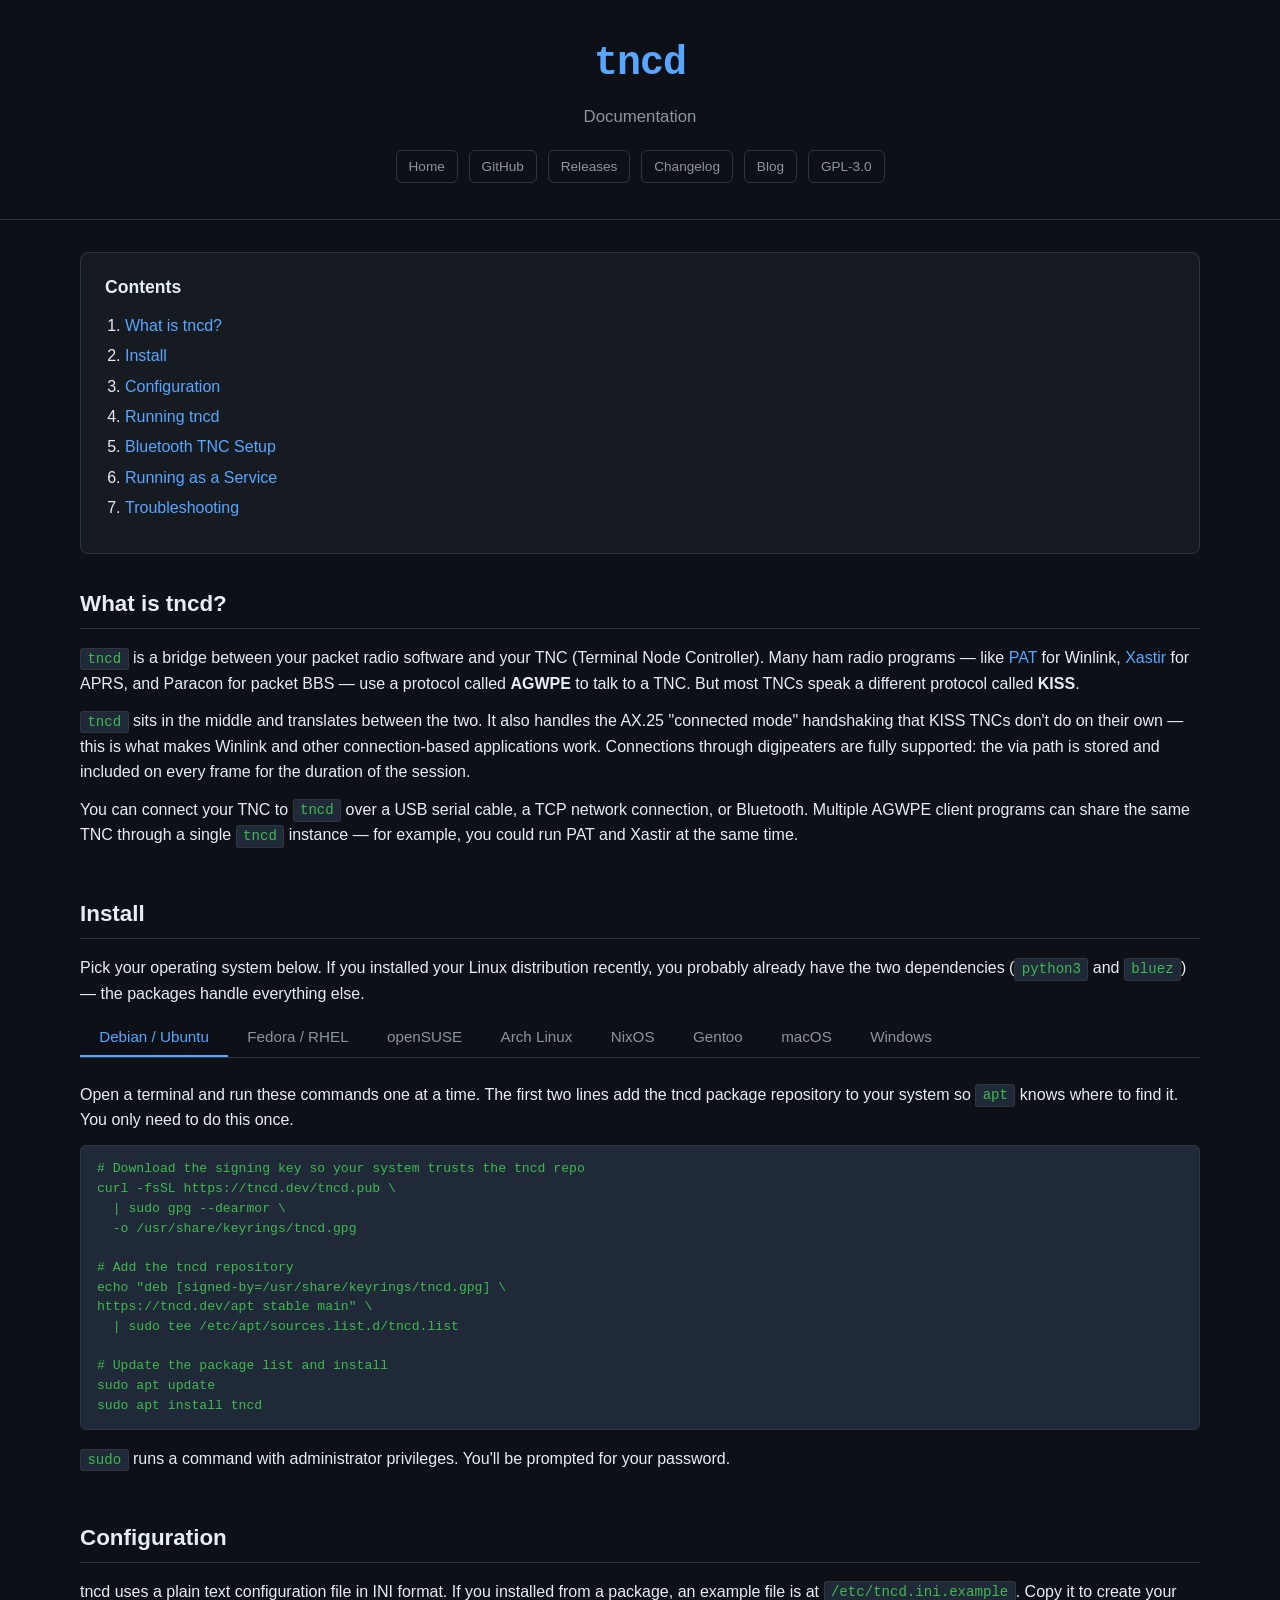
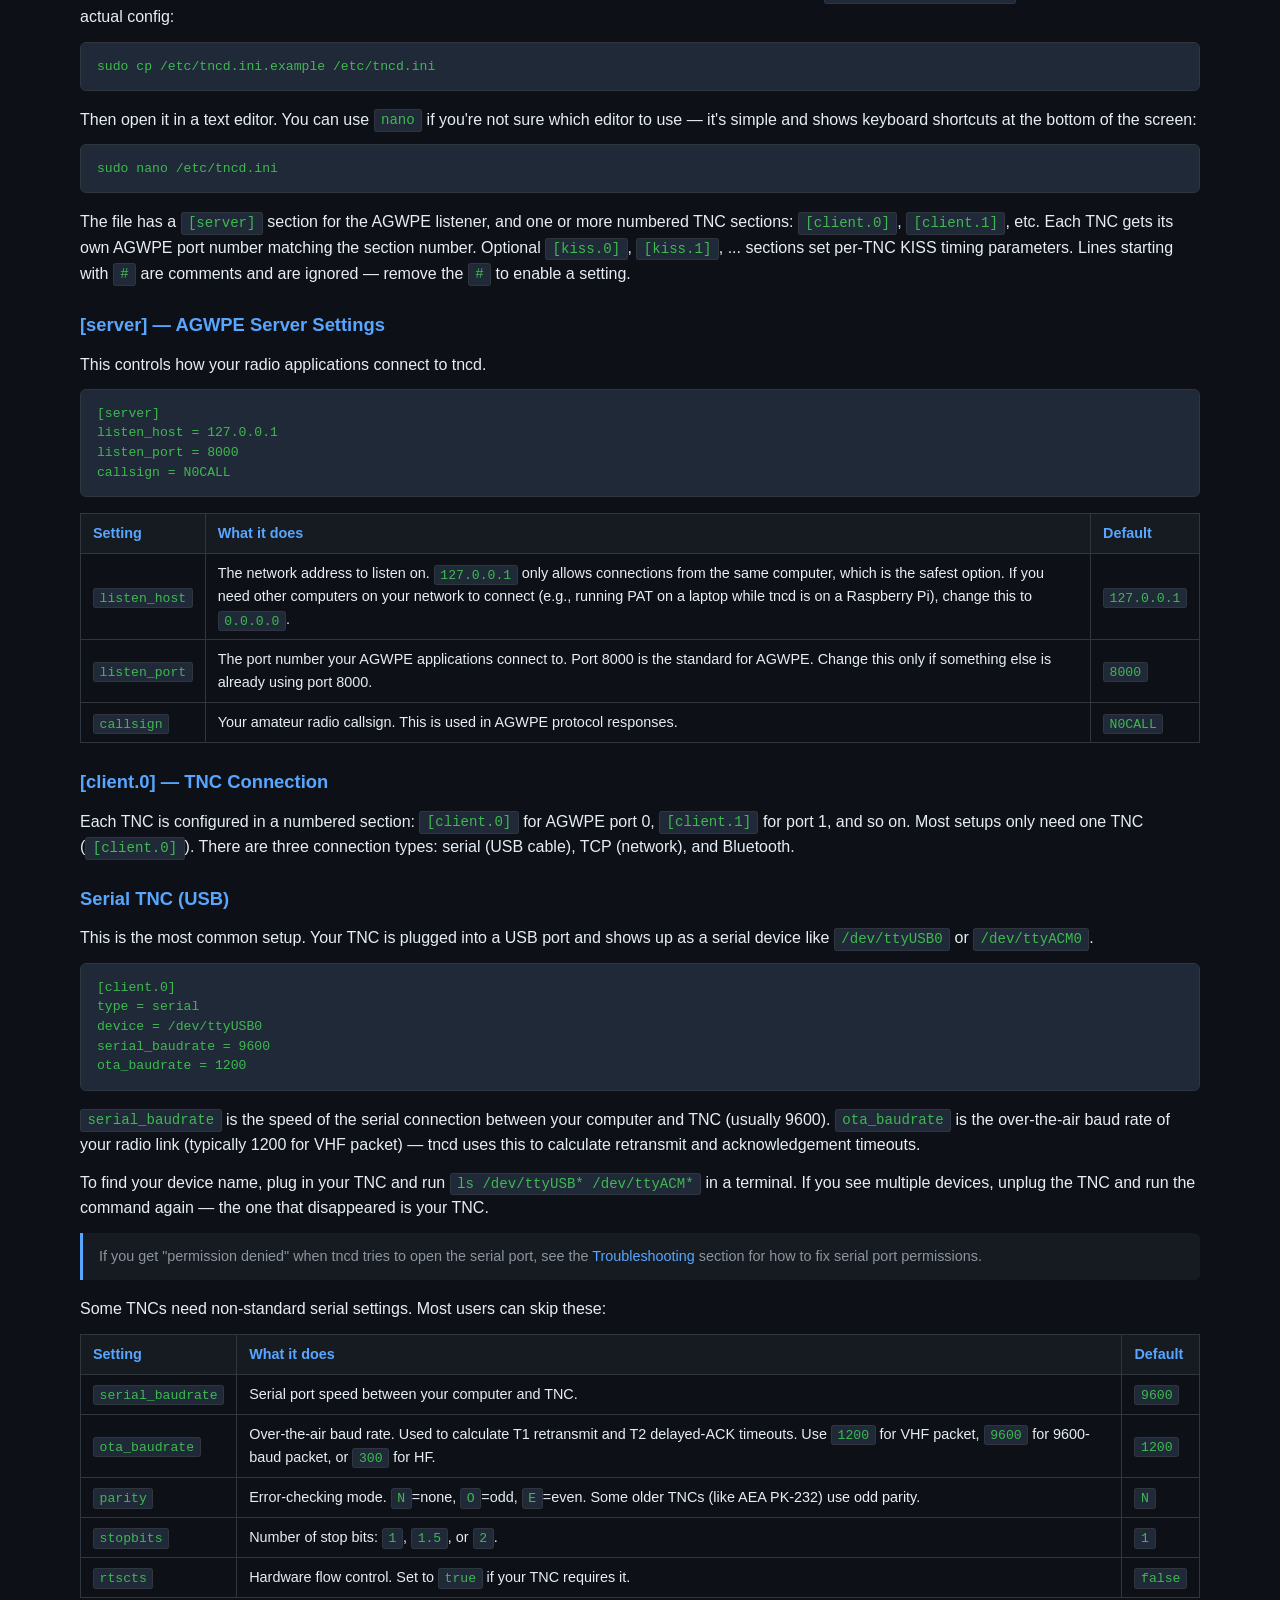
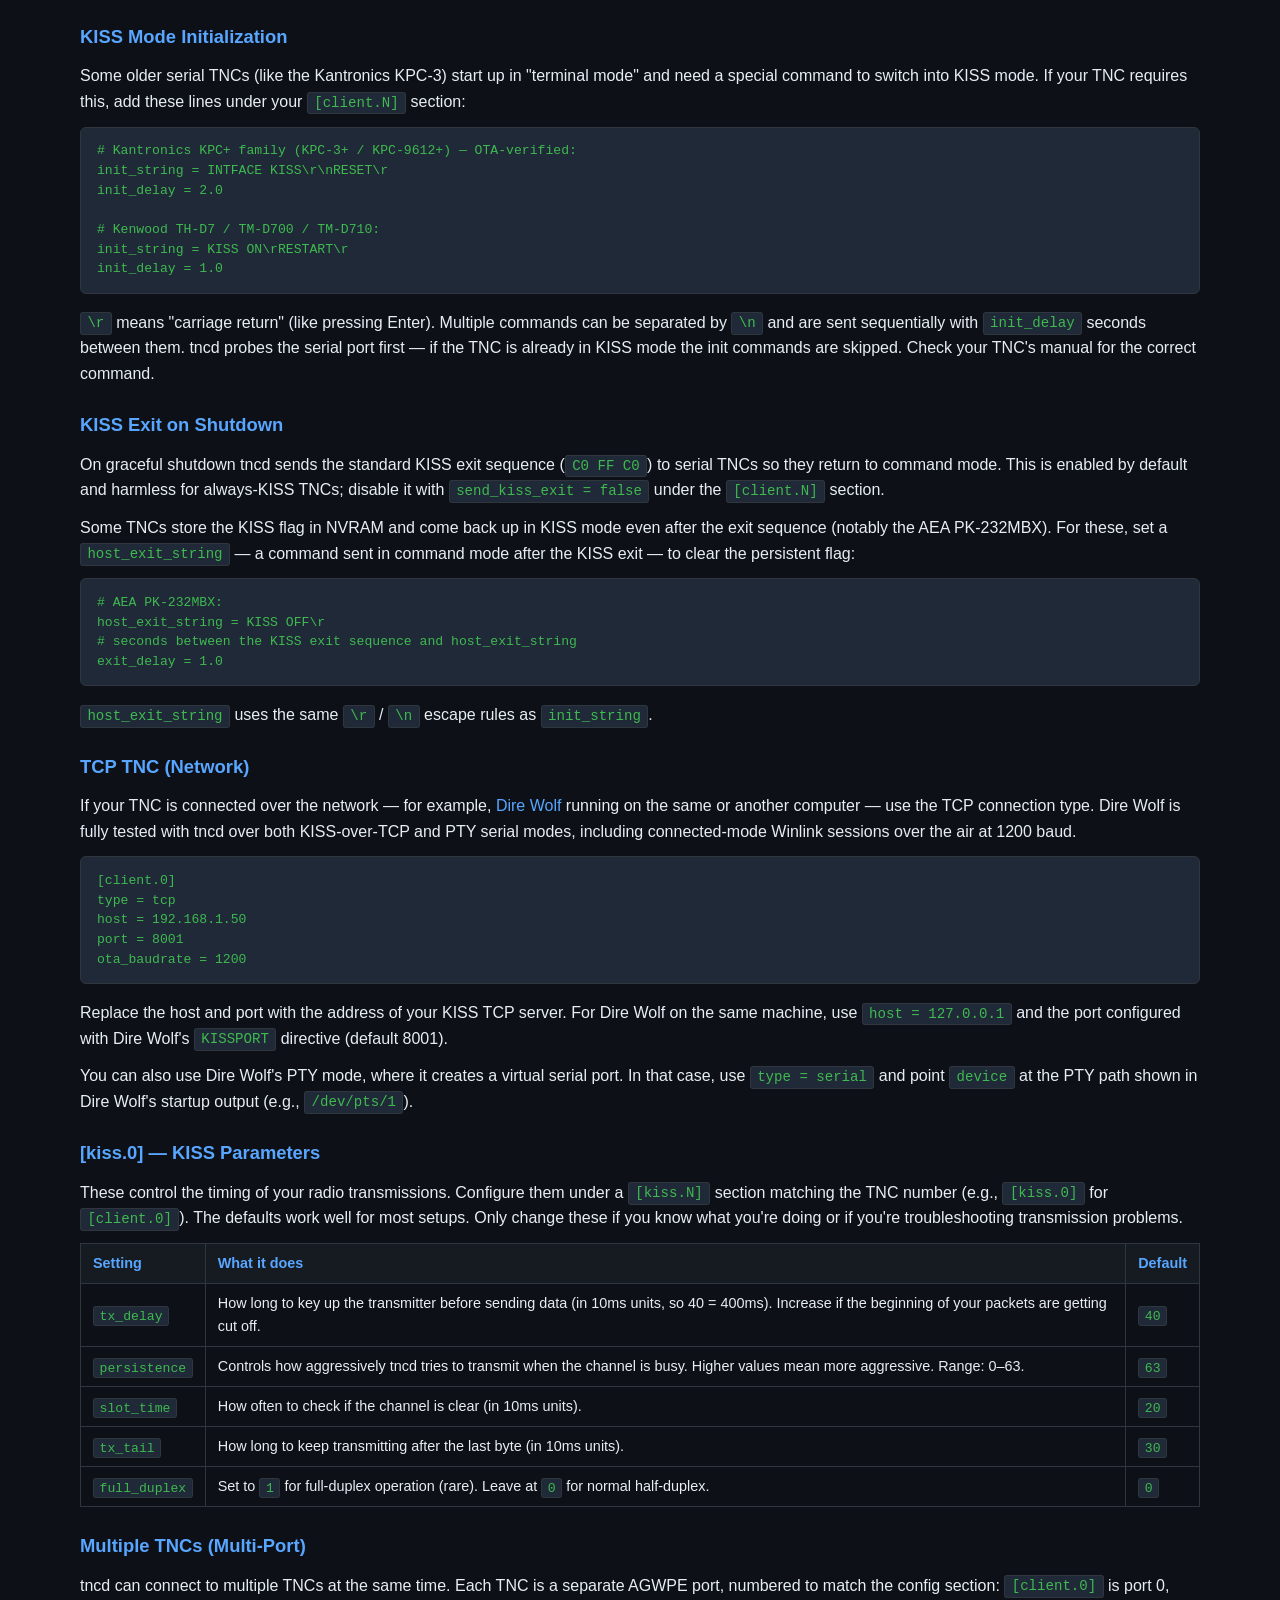
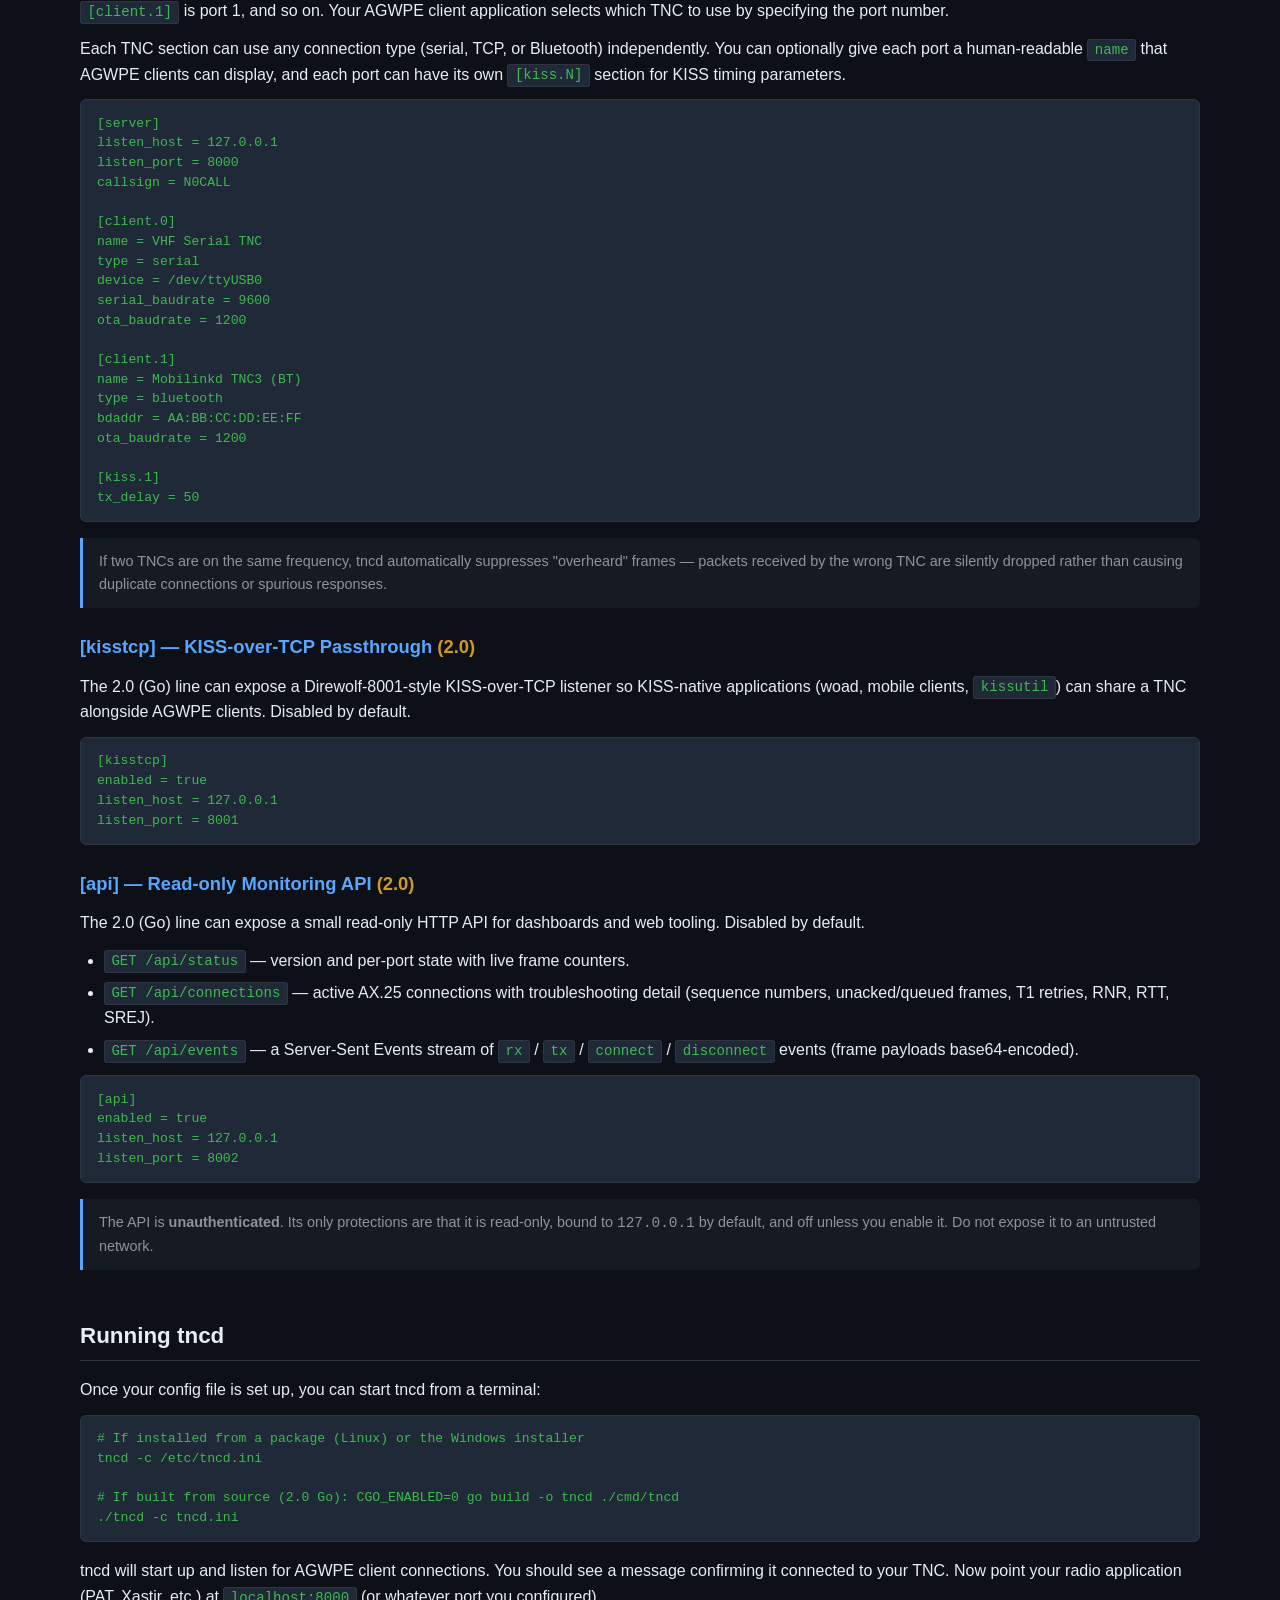
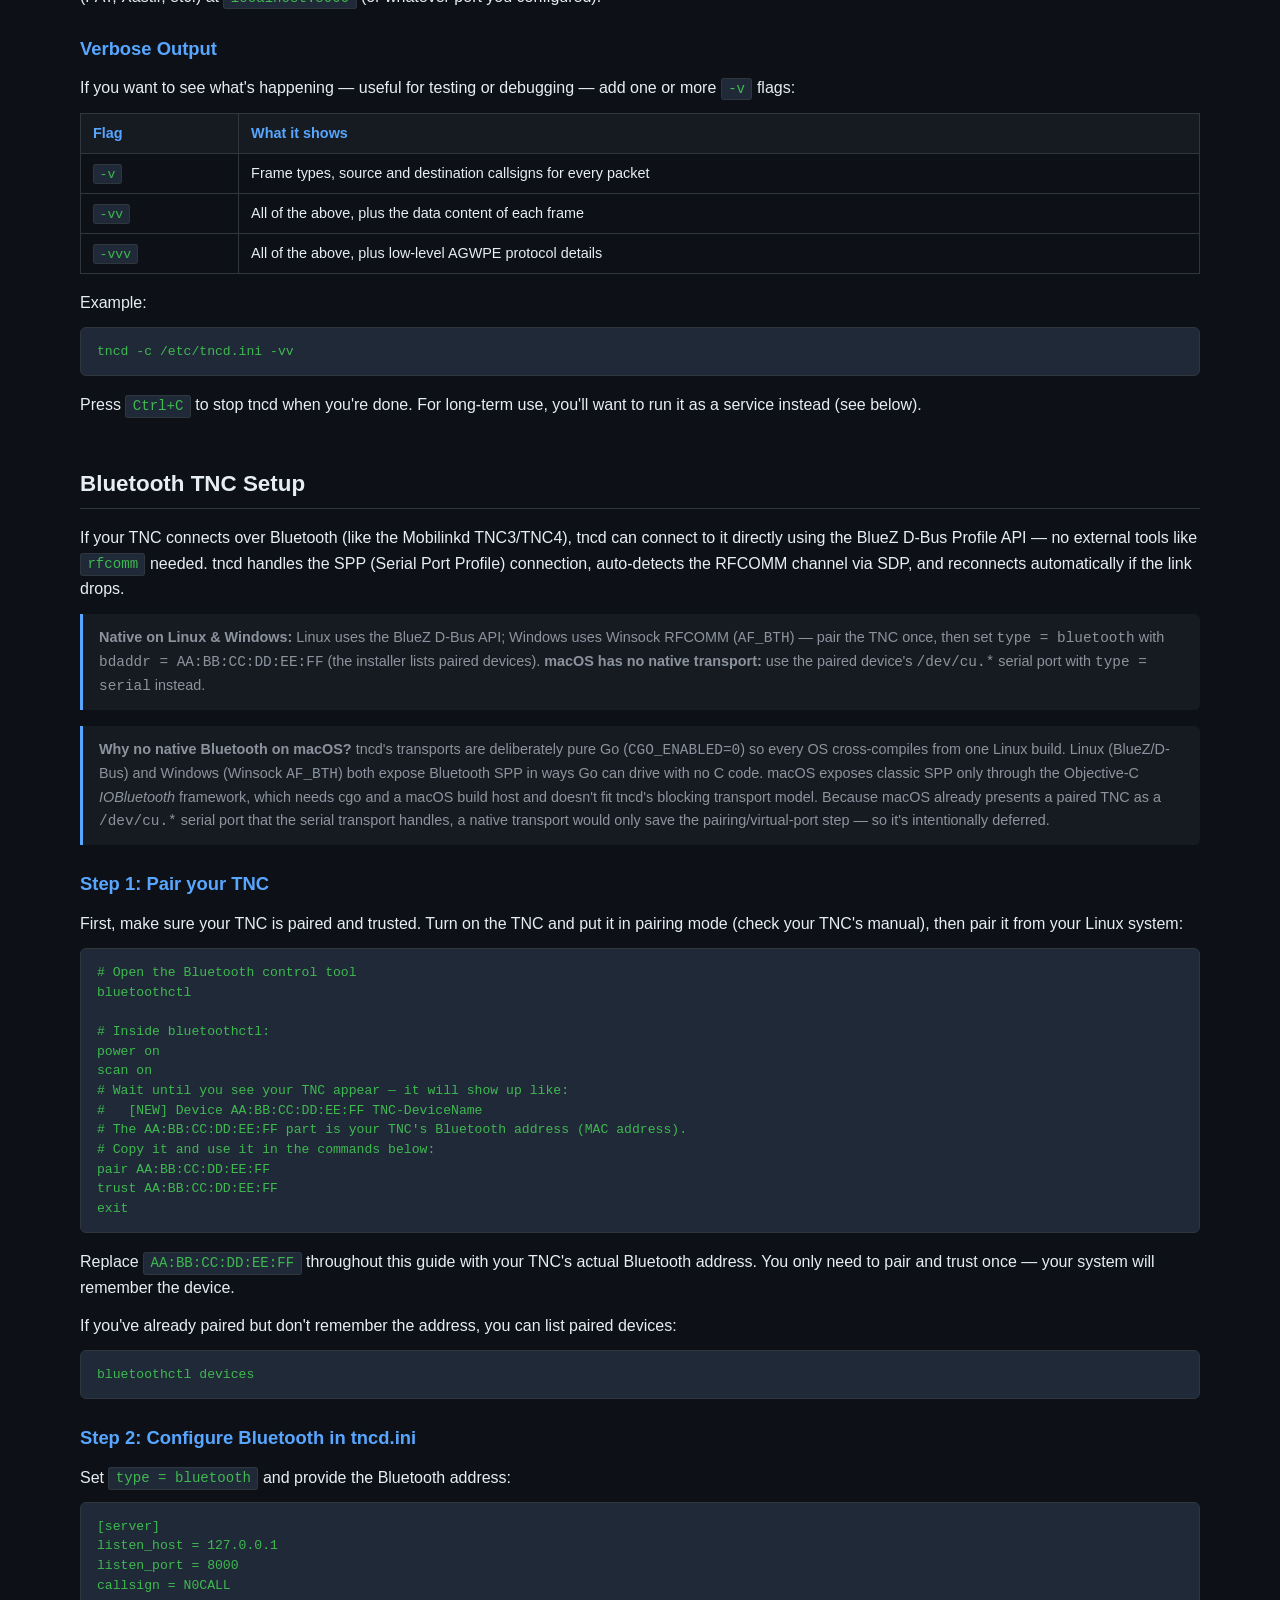
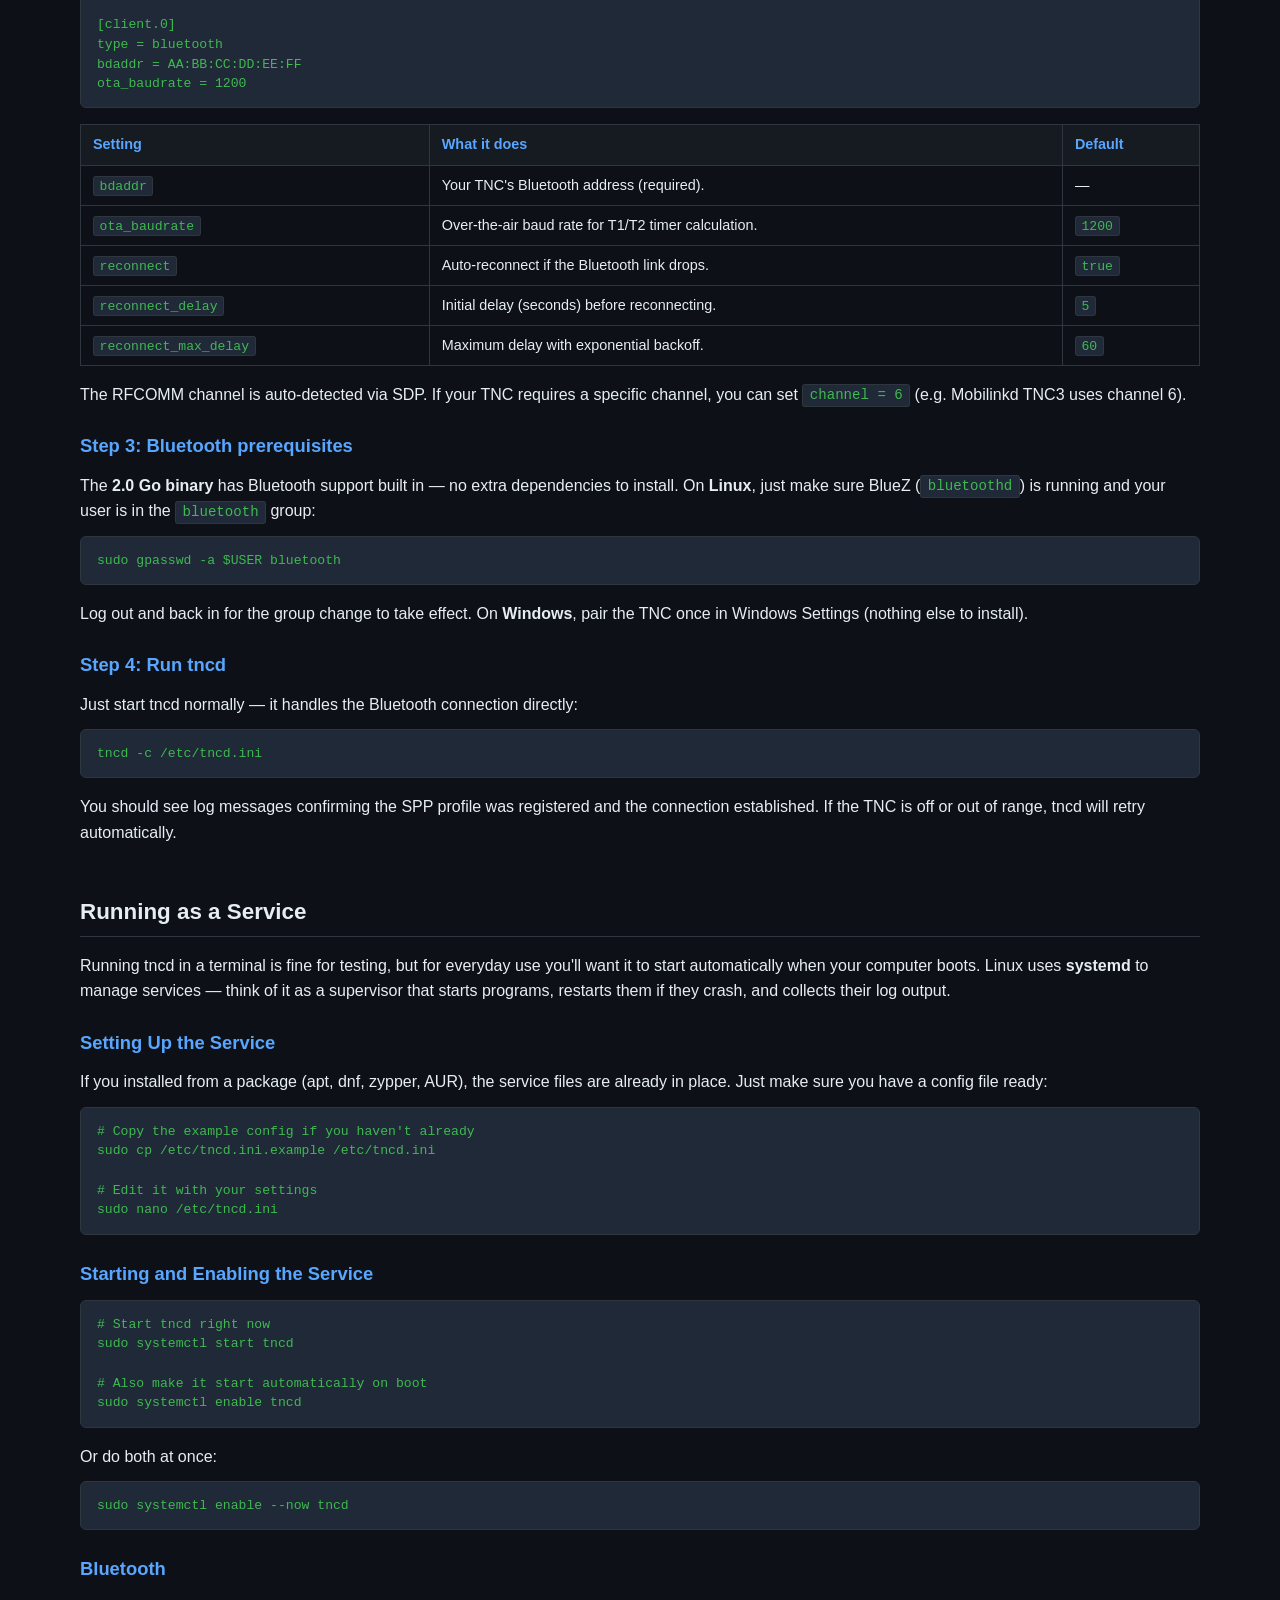
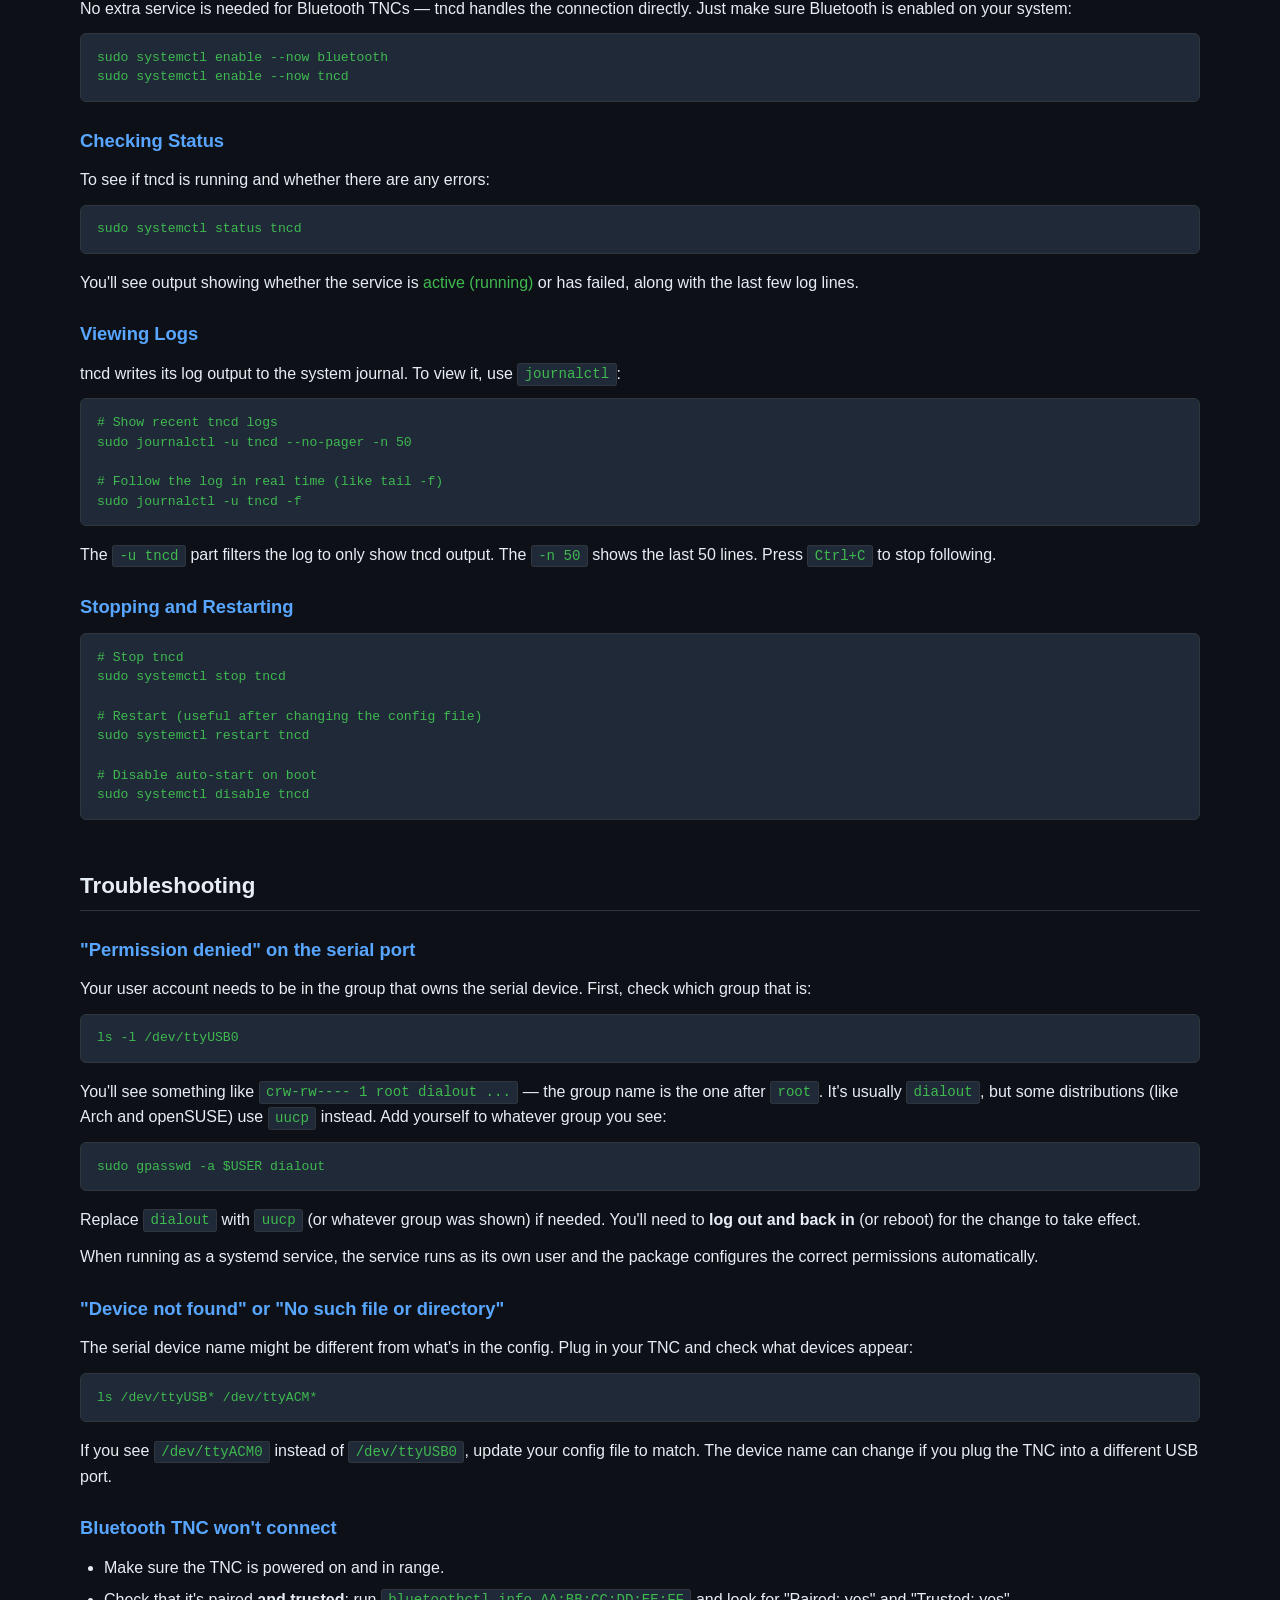
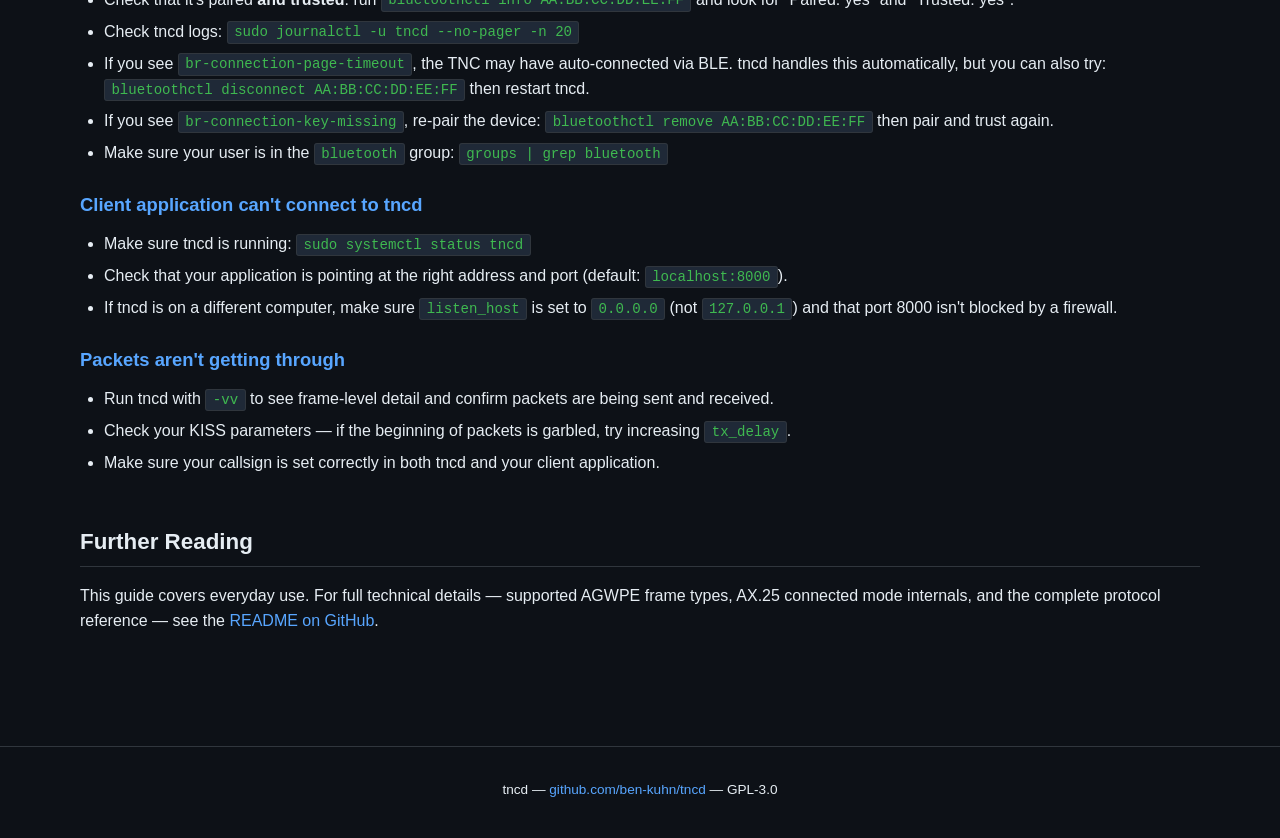
<file: website/docs.html>
<!DOCTYPE html>
<html lang="en">
<head>
  <meta charset="UTF-8">
  <meta name="viewport" content="width=device-width, initial-scale=1.0">
  <title>tncd Documentation</title>
  <style>
    :root {
      --bg: #0d1117;
      --surface: #161b22;
      --border: #30363d;
      --text: #e6edf3;
      --muted: #8b949e;
      --accent: #58a6ff;
      --green: #3fb950;
      --code-bg: #1f2937;
    }
    * { box-sizing: border-box; margin: 0; padding: 0; }
    body {
      background: var(--bg);
      color: var(--text);
      font-family: -apple-system, BlinkMacSystemFont, "Segoe UI", Helvetica, Arial, sans-serif;
      font-size: 16px;
      line-height: 1.6;
    }
    a { color: var(--accent); text-decoration: none; }
    a:hover { text-decoration: underline; }

    header {
      border-bottom: 1px solid var(--border);
      padding: 2rem 1rem;
      text-align: center;
    }
    header h1 {
      font-size: 2.5rem;
      font-family: "SF Mono", "Fira Code", monospace;
      color: var(--accent);
      letter-spacing: -1px;
    }
    header p.tagline {
      color: var(--muted);
      margin-top: 0.5rem;
      font-size: 1.05rem;
    }
    header .badges {
      margin-top: 1rem;
    }
    header .badges a {
      display: inline-block;
      margin: 0.2rem;
      padding: 0.3rem 0.75rem;
      border: 1px solid var(--border);
      border-radius: 6px;
      font-size: 0.85rem;
      color: var(--muted);
    }
    header .badges a:hover { border-color: var(--accent); color: var(--accent); text-decoration: none; }

    main {
      max-width: 90%;
      margin: 0 auto;
      padding: 2rem 1rem 4rem;
    }

    section { margin-bottom: 3rem; }
    h2 {
      font-size: 1.4rem;
      margin-bottom: 1rem;
      padding-bottom: 0.4rem;
      border-bottom: 1px solid var(--border);
    }
    h3 {
      font-size: 1.15rem;
      margin-top: 1.5rem;
      margin-bottom: 0.75rem;
      color: var(--accent);
    }
    p { margin-bottom: 0.75rem; color: var(--text); }
    ul, ol {
      margin-bottom: 0.75rem;
      padding-left: 1.5rem;
    }
    li { margin-bottom: 0.4rem; }

    pre {
      background: var(--code-bg);
      border: 1px solid var(--border);
      border-radius: 6px;
      padding: 0.85rem 1rem;
      overflow-x: auto;
      font-size: 0.82rem;
      line-height: 1.5;
      margin-bottom: 1rem;
    }
    code { font-family: "SF Mono", "Fira Code", "Cascadia Code", monospace; }
    pre code { color: var(--green); }
    p code, li code {
      background: var(--code-bg);
      border: 1px solid var(--border);
      border-radius: 3px;
      padding: 0.15rem 0.4rem;
      font-size: 0.88rem;
      color: var(--green);
    }

    .note {
      background: var(--surface);
      border-left: 3px solid var(--accent);
      padding: 0.75rem 1rem;
      border-radius: 0 6px 6px 0;
      font-size: 0.9rem;
      color: var(--muted);
      margin-bottom: 1rem;
    }

    .toc {
      background: var(--surface);
      border: 1px solid var(--border);
      border-radius: 8px;
      padding: 1.25rem 1.5rem;
      margin-bottom: 2rem;
    }
    .toc h2 {
      border-bottom: none;
      padding-bottom: 0;
      margin-bottom: 0.75rem;
      font-size: 1.1rem;
    }
    .toc ol {
      padding-left: 1.25rem;
    }
    .toc li {
      margin-bottom: 0.3rem;
    }

    table {
      width: 100%;
      border-collapse: collapse;
      margin-bottom: 1rem;
      font-size: 0.9rem;
    }
    th, td {
      text-align: left;
      padding: 0.5rem 0.75rem;
      border: 1px solid var(--border);
    }
    th {
      background: var(--surface);
      color: var(--accent);
      font-weight: 600;
    }
    td { color: var(--text); }
    td code {
      background: var(--code-bg);
      border: 1px solid var(--border);
      border-radius: 3px;
      padding: 0.1rem 0.35rem;
      font-size: 0.82rem;
      color: var(--green);
    }

    /* Tabs */
    .tabs {
      display: flex;
      flex-wrap: wrap;
      gap: 0;
      border-bottom: 1px solid var(--border);
      margin-bottom: 1.5rem;
    }
    .tab {
      background: none;
      border: none;
      color: var(--muted);
      font-family: inherit;
      font-size: 0.95rem;
      padding: 0.6rem 1.2rem;
      cursor: pointer;
      border-bottom: 2px solid transparent;
      transition: color 0.15s, border-color 0.15s;
    }
    .tab:hover {
      color: var(--text);
    }
    .tab.active {
      color: var(--accent);
      border-bottom-color: var(--accent);
    }
    .tab-content {
      display: none;
    }
    .tab-content.active {
      display: block;
    }

    footer {
      text-align: center;
      padding: 2rem 1rem;
      border-top: 1px solid var(--border);
      color: var(--muted);
      font-size: 0.85rem;
    }
  </style>
</head>
<body>

<header>
  <h1>tncd</h1>
  <p class="tagline">Documentation</p>
  <div class="badges">
    <a href="/">Home</a>
    <a href="https://github.com/ben-kuhn/tncd">GitHub</a>
    <a href="https://github.com/ben-kuhn/tncd/releases">Releases</a>
    <a href="/changelog.html">Changelog</a>
    <a href="/blog.html">Blog</a>
    <a href="https://github.com/ben-kuhn/tncd/blob/main/COPYING">GPL-3.0</a>
  </div>
</header>

<main>

  <nav class="toc">
    <h2>Contents</h2>
    <ol>
      <li><a href="#what-is-tncd">What is tncd?</a></li>
      <li><a href="#install">Install</a></li>
      <li><a href="#configuration">Configuration</a></li>
      <li><a href="#running-tncd">Running tncd</a></li>
      <li><a href="#bluetooth">Bluetooth TNC Setup</a></li>
      <li><a href="#services">Running as a Service</a></li>
      <li><a href="#troubleshooting">Troubleshooting</a></li>
    </ol>
  </nav>

  <!-- ============================================================ -->
  <section id="what-is-tncd">
    <h2>What is tncd?</h2>
    <p>
      <code>tncd</code> is a bridge between your packet radio software and your TNC
      (Terminal Node Controller). Many ham radio programs &mdash; like
      <a href="https://getpat.io">PAT</a> for Winlink,
      <a href="https://xastir.org">Xastir</a> for APRS, and Paracon for packet BBS &mdash;
      use a protocol called <strong>AGWPE</strong> to talk to a TNC. But most TNCs speak a
      different protocol called <strong>KISS</strong>.
    </p>
    <p>
      <code>tncd</code> sits in the middle and translates between the two. It also handles
      the AX.25 "connected mode" handshaking that KISS TNCs don't do on their own &mdash;
      this is what makes Winlink and other connection-based applications work.
      Connections through digipeaters are fully supported: the via path is stored and
      included on every frame for the duration of the session.
    </p>
    <p>
      You can connect your TNC to <code>tncd</code> over a USB serial cable, a TCP network
      connection, or Bluetooth. Multiple AGWPE client programs can share the same TNC through
      a single <code>tncd</code> instance &mdash; for example, you could run PAT and Xastir
      at the same time.
    </p>
  </section>

  <!-- ============================================================ -->
  <section id="install">
    <h2>Install</h2>

    <p>
      Pick your operating system below. If you installed your Linux distribution recently,
      you probably already have the two dependencies (<code>python3</code> and
      <code>bluez</code>) &mdash; the packages handle everything else.
    </p>

    <div class="tabs">
      <button class="tab active" data-tab="debian">Debian / Ubuntu</button>
      <button class="tab" data-tab="fedora">Fedora / RHEL</button>
      <button class="tab" data-tab="opensuse">openSUSE</button>
      <button class="tab" data-tab="arch">Arch Linux</button>
      <button class="tab" data-tab="nixos">NixOS</button>
      <button class="tab" data-tab="gentoo">Gentoo</button>
      <button class="tab" data-tab="macos">macOS</button>
      <button class="tab" data-tab="windows">Windows</button>
    </div>

    <div class="tab-content active" id="tab-debian">
      <p>Open a terminal and run these commands one at a time. The first two lines add the
        tncd package repository to your system so <code>apt</code> knows where to find it.
        You only need to do this once.</p>
      <pre><code># Download the signing key so your system trusts the tncd repo
curl -fsSL https://tncd.dev/tncd.pub \
  | sudo gpg --dearmor \
  -o /usr/share/keyrings/tncd.gpg

# Add the tncd repository
echo "deb [signed-by=/usr/share/keyrings/tncd.gpg] \
https://tncd.dev/apt stable main" \
  | sudo tee /etc/apt/sources.list.d/tncd.list

# Update the package list and install
sudo apt update
sudo apt install tncd</code></pre>
      <p><code>sudo</code> runs a command with administrator privileges. You'll be prompted
        for your password.</p>
    </div>

    <div class="tab-content" id="tab-fedora">
      <p>Open a terminal and run these commands. <code>sudo</code> runs a command with
        administrator privileges &mdash; you'll be prompted for your password.</p>
      <pre><code># Add the tncd repository
sudo curl -fsSL \
  https://tncd.dev/rpm/tncd.repo \
  -o /etc/yum.repos.d/tncd.repo

# Install
sudo dnf install tncd</code></pre>
    </div>

    <div class="tab-content" id="tab-opensuse">
      <p>Open a terminal and run these commands. <code>sudo</code> runs a command with
        administrator privileges &mdash; you'll be prompted for your password.</p>
      <pre><code># Add the tncd repository
sudo curl -fsSL \
  https://tncd.dev/rpm/tncd.repo \
  -o /etc/zypp/repos.d/tncd.repo

# Refresh and install
sudo zypper refresh
sudo zypper install tncd</code></pre>
    </div>

    <div class="tab-content" id="tab-arch">
      <p>Download the PKGBUILD and build the package locally. <code>makepkg</code> will
        download the source and dependencies automatically. <code>sudo</code> runs a command
        with administrator privileges &mdash; you'll be prompted for your password.</p>
      <pre><code># Download the PKGBUILD
curl -fsSL https://raw.githubusercontent.com/ben-kuhn/tncd/main/packaging/PKGBUILD \
  -o PKGBUILD

# Build the package
makepkg -si</code></pre>
      <p>The <code>-s</code> flag installs missing dependencies and <code>-i</code>
        installs the package after building. You can also build and install separately:</p>
      <pre><code>makepkg -s
sudo pacman -U tncd-*.pkg.tar.zst</code></pre>
    </div>

    <div class="tab-content" id="tab-nixos">
      <p>tncd is packaged in
        <a href="https://github.com/ben-kuhn/nix-ham-packages">nix-ham-packages</a>.
        Add the overlay and service module to your NixOS configuration:</p>
      <pre><code># configuration.nix
let
  ham = builtins.fetchTarball
    "https://github.com/ben-kuhn/nix-ham-packages/archive/main.tar.gz";
in {
  nixpkgs.overlays = [ (import ham) ];
  imports = [ "${ham}/tncd/module.nix" ];

  services.tncd = {
    enable = true;
    settings = {
      server.callsign = "N0CALL";
      "client.0" = {
        type = "serial";
        device = "/dev/ttyUSB0";
        serial_baudrate = 9600;
        ota_baudrate = 1200;
      };
    };
  };
}</code></pre>
      <p>After editing your configuration, rebuild with
        <code>sudo nixos-rebuild switch</code>. See the
        <a href="https://github.com/ben-kuhn/tncd/blob/main/nix/README.md">Nix README</a>
        for Bluetooth setup and all module options.</p>
    </div>

    <div class="tab-content" id="tab-gentoo">
      <p><strong>The Gentoo overlay currently packages the 1.3.x Python line</strong>
        (maintenance-only; a Go ebuild for the 2.x line is pending). It includes the
        package and its Python dependencies
        (<code>kiss3</code>, <code>ax253</code>, <code>pyham-ax25</code>). The overlay is in the
        <code>packaging/gentoo-overlay/</code> subdirectory of the tncd repository.</p>

      <p>Create a repos.conf entry for the overlay:</p>
      <pre><code># /etc/portage/repos.conf/ham-radio.conf
[ham-radio]
location = /var/db/repos/ham-radio
sync-type = git
sync-uri = https://github.com/ben-kuhn/tncd.git
sync-depth = 1
auto-sync = yes</code></pre>
      <p>Since the overlay is in a subdirectory, set up a symlink after syncing:</p>
      <pre><code># Initial sync to clone the repo
sudo emaint sync -r ham-radio

# Point Portage at the overlay subdirectory
sudo mv /var/db/repos/ham-radio /var/db/repos/ham-radio-repo
sudo ln -s /var/db/repos/ham-radio-repo/packaging/gentoo-overlay \
  /var/db/repos/ham-radio

# Install tncd
sudo emerge --ask net-misc/tncd</code></pre>
      <p>To enable Bluetooth SPP support, set the <code>bluetooth</code> USE flag:</p>
      <pre><code># /etc/portage/package.use
net-misc/tncd bluetooth</code></pre>
      <p>After installation, copy the example config and edit it:</p>
      <pre><code>sudo cp /etc/tncd.ini.example /etc/tncd.ini
sudo nano /etc/tncd.ini</code></pre>
      <div class="note">
        The overlay provides ebuilds for <code>dev-python/kiss3</code>,
        <code>dev-python/ax253</code>, and <code>dev-python/pyham-ax25</code> since these
        are not yet in the main Gentoo repository.
      </div>
    </div>

    <div class="tab-content" id="tab-macos">
      <p><strong>2.x Go line only</strong>, no OS service integration. Download the
        matching <code>tncd-<em>&lt;version&gt;</em>-macos-arm64.tar.gz</code> (Apple silicon) or
        <code>-macos-amd64.tar.gz</code> (Intel) from the
        <a href="https://github.com/ben-kuhn/tncd/releases">releases</a>, then:</p>
      <pre><code>tar -xzf tncd-<em>&lt;version&gt;</em>-macos-arm64.tar.gz

# macOS quarantines downloaded binaries and Gatekeeper blocks unsigned ones
# ("cannot be opened because the developer cannot be verified"). tncd is not
# notarized, so clear the quarantine flag before the first run:
xattr -dr com.apple.quarantine ./tncd

./tncd -c tncd.ini</code></pre>
      <p style="font-size:0.85rem;color:var(--muted)">
        Alternatively: <strong>System Settings → Privacy &amp; Security</strong>, scroll to the
        blocked-<code>tncd</code> message and click <strong>Allow Anyway</strong>, then run it
        again. (Signing/notarization may come later.)
      </p>
      <p style="font-size:0.85rem;color:var(--muted)">
        Bluetooth TNCs: pair the device, then use <code>type = serial</code> with its
        <code>/dev/cu.*</code> port. Homebrew tap coming later.
      </p>
    </div>

    <div class="tab-content" id="tab-windows">
      <p><strong>Windows is 2.x-Go-line only</strong> (there is no Windows build of the
        1.3.x Python line). Download <code>tncd-<em>&lt;version&gt;</em>-windows-amd64.zip</code>
        (or <code>-arm64</code>) from the
        <a href="https://github.com/ben-kuhn/tncd/releases">releases</a>, unzip, and
        <strong>double-click <code>tncd.exe</code></strong>.</p>
      <p>With no config present, it launches an installer that asks for your callsign and TNC
        (serial ports and paired Bluetooth devices are listed for you) and installs tncd as an
        auto-starting Windows service. Run <code>tncd.exe</code> again to start/stop the service,
        open the config, open the web monitor, or uninstall. Command-line equivalents:</p>
      <pre><code>tncd.exe ports
tncd.exe install -c tncd.ini
tncd.exe service start
tncd.exe uninstall</code></pre>
      <p style="font-size:0.85rem;color:var(--muted)">
        Bluetooth TNCs connect natively over Winsock RFCOMM — pair once in Windows Settings,
        then select the device in the installer (<code>type = bluetooth</code>, <code>bdaddr</code>).
      </p>
    </div>
  </section>

  <!-- ============================================================ -->
  <section id="configuration">
    <h2>Configuration</h2>

    <p>
      tncd uses a plain text configuration file in INI format. If you installed from a
      package, an example file is at <code>/etc/tncd.ini.example</code>. Copy it to create
      your actual config:
    </p>
    <pre><code>sudo cp /etc/tncd.ini.example /etc/tncd.ini</code></pre>
    <p>
      Then open it in a text editor. You can use <code>nano</code> if you're not sure
      which editor to use &mdash; it's simple and shows keyboard shortcuts at the bottom
      of the screen:
    </p>
    <pre><code>sudo nano /etc/tncd.ini</code></pre>
    <p>
      The file has a <code>[server]</code> section for the AGWPE listener, and one or more
      numbered TNC sections: <code>[client.0]</code>, <code>[client.1]</code>, etc. Each TNC
      gets its own AGWPE port number matching the section number. Optional
      <code>[kiss.0]</code>, <code>[kiss.1]</code>, ... sections set per-TNC KISS timing
      parameters. Lines starting with <code>#</code> are comments and are ignored &mdash;
      remove the <code>#</code> to enable a setting.
    </p>

    <h3>[server] &mdash; AGWPE Server Settings</h3>
    <p>This controls how your radio applications connect to tncd.</p>
    <pre><code>[server]
listen_host = 127.0.0.1
listen_port = 8000
callsign = N0CALL</code></pre>
    <table>
      <tr><th>Setting</th><th>What it does</th><th>Default</th></tr>
      <tr>
        <td><code>listen_host</code></td>
        <td>The network address to listen on. <code>127.0.0.1</code> only allows connections
          from the same computer, which is the safest option. If you need other computers on
          your network to connect (e.g., running PAT on a laptop while tncd is on a
          Raspberry Pi), change this to <code>0.0.0.0</code>.</td>
        <td><code>127.0.0.1</code></td>
      </tr>
      <tr>
        <td><code>listen_port</code></td>
        <td>The port number your AGWPE applications connect to. Port 8000 is the standard
          for AGWPE. Change this only if something else is already using port 8000.</td>
        <td><code>8000</code></td>
      </tr>
      <tr>
        <td><code>callsign</code></td>
        <td>Your amateur radio callsign. This is used in AGWPE protocol responses.</td>
        <td><code>N0CALL</code></td>
      </tr>
    </table>

    <h3>[client.0] &mdash; TNC Connection</h3>
    <p>Each TNC is configured in a numbered section: <code>[client.0]</code> for AGWPE port 0,
      <code>[client.1]</code> for port 1, and so on. Most setups only need one TNC
      (<code>[client.0]</code>). There are three connection types:
      serial (USB cable), TCP (network), and Bluetooth.</p>

    <h3>Serial TNC (USB)</h3>
    <p>This is the most common setup. Your TNC is plugged into a USB port and shows up as
      a serial device like <code>/dev/ttyUSB0</code> or <code>/dev/ttyACM0</code>.</p>
    <pre><code>[client.0]
type = serial
device = /dev/ttyUSB0
serial_baudrate = 9600
ota_baudrate = 1200</code></pre>
    <p>
      <code>serial_baudrate</code> is the speed of the serial connection between your computer
      and TNC (usually 9600). <code>ota_baudrate</code> is the over-the-air baud rate of your
      radio link (typically 1200 for VHF packet) &mdash; tncd uses this to calculate retransmit
      and acknowledgement timeouts.
    </p>
    <p>
      To find your device name, plug in your TNC and run <code>ls /dev/ttyUSB*
      /dev/ttyACM*</code> in a terminal. If you see multiple devices, unplug the TNC and
      run the command again &mdash; the one that disappeared is your TNC.
    </p>
    <div class="note">
      If you get "permission denied" when tncd tries to open the serial port, see the
      <a href="#troubleshooting">Troubleshooting</a> section for how to fix serial port
      permissions.
    </div>

    <p>Some TNCs need non-standard serial settings. Most users can skip these:</p>
    <table>
      <tr><th>Setting</th><th>What it does</th><th>Default</th></tr>
      <tr>
        <td><code>serial_baudrate</code></td>
        <td>Serial port speed between your computer and TNC.</td>
        <td><code>9600</code></td>
      </tr>
      <tr>
        <td><code>ota_baudrate</code></td>
        <td>Over-the-air baud rate. Used to calculate T1 retransmit and T2 delayed-ACK
          timeouts. Use <code>1200</code> for VHF packet, <code>9600</code> for 9600-baud
          packet, or <code>300</code> for HF.</td>
        <td><code>1200</code></td>
      </tr>
      <tr>
        <td><code>parity</code></td>
        <td>Error-checking mode. <code>N</code>=none, <code>O</code>=odd,
          <code>E</code>=even. Some older TNCs (like AEA PK-232) use odd parity.</td>
        <td><code>N</code></td>
      </tr>
      <tr>
        <td><code>stopbits</code></td>
        <td>Number of stop bits: <code>1</code>, <code>1.5</code>, or <code>2</code>.</td>
        <td><code>1</code></td>
      </tr>
      <tr>
        <td><code>rtscts</code></td>
        <td>Hardware flow control. Set to <code>true</code> if your TNC requires it.</td>
        <td><code>false</code></td>
      </tr>
    </table>

    <h3>KISS Mode Initialization</h3>
    <p>
      Some older serial TNCs (like the Kantronics KPC-3) start up in "terminal mode" and
      need a special command to switch into KISS mode. If your TNC requires this, add these
      lines under your <code>[client.N]</code> section:
    </p>
    <pre><code># Kantronics KPC+ family (KPC-3+ / KPC-9612+) &mdash; OTA-verified:
init_string = INTFACE KISS\r\nRESET\r
init_delay = 2.0

# Kenwood TH-D7 / TM-D700 / TM-D710:
init_string = KISS ON\rRESTART\r
init_delay = 1.0</code></pre>
    <p>
      <code>\r</code> means "carriage return" (like pressing Enter). Multiple commands can
      be separated by <code>\n</code> and are sent sequentially with <code>init_delay</code>
      seconds between them. tncd probes the serial port first &mdash; if the TNC is already
      in KISS mode the init commands are skipped. Check your TNC's manual for the correct
      command.
    </p>

    <h3>KISS Exit on Shutdown</h3>
    <p>
      On graceful shutdown tncd sends the standard KISS exit sequence
      (<code>C0 FF C0</code>) to serial TNCs so they return to command mode. This is
      enabled by default and harmless for always-KISS TNCs; disable it with
      <code>send_kiss_exit = false</code> under the <code>[client.N]</code> section.
    </p>
    <p>
      Some TNCs store the KISS flag in NVRAM and come back up in KISS mode even after
      the exit sequence (notably the AEA PK-232MBX). For these, set a
      <code>host_exit_string</code> &mdash; a command sent in command mode after the KISS
      exit &mdash; to clear the persistent flag:
    </p>
    <pre><code># AEA PK-232MBX:
host_exit_string = KISS OFF\r
# seconds between the KISS exit sequence and host_exit_string
exit_delay = 1.0</code></pre>
    <p>
      <code>host_exit_string</code> uses the same <code>\r</code> / <code>\n</code> escape
      rules as <code>init_string</code>.
    </p>

    <h3>TCP TNC (Network)</h3>
    <p>
      If your TNC is connected over the network &mdash; for example,
      <a href="https://github.com/wb2osz/direwolf">Dire Wolf</a> running on the same or
      another computer &mdash; use the TCP connection type. Dire Wolf is fully tested with
      tncd over both KISS-over-TCP and PTY serial modes, including connected-mode Winlink
      sessions over the air at 1200 baud.
    </p>
    <pre><code>[client.0]
type = tcp
host = 192.168.1.50
port = 8001
ota_baudrate = 1200</code></pre>
    <p>Replace the host and port with the address of your KISS TCP server.
      For Dire Wolf on the same machine, use <code>host = 127.0.0.1</code> and the
      port configured with Dire Wolf's <code>KISSPORT</code> directive (default 8001).</p>
    <p>You can also use Dire Wolf's PTY mode, where it creates a virtual serial port.
      In that case, use <code>type = serial</code> and point <code>device</code> at the
      PTY path shown in Dire Wolf's startup output (e.g., <code>/dev/pts/1</code>).</p>

    <h3>[kiss.0] &mdash; KISS Parameters</h3>
    <p>
      These control the timing of your radio transmissions. Configure them under a
      <code>[kiss.N]</code> section matching the TNC number (e.g., <code>[kiss.0]</code>
      for <code>[client.0]</code>). The defaults work well for most setups. Only change
      these if you know what you're doing or if you're troubleshooting transmission problems.
    </p>
    <table>
      <tr><th>Setting</th><th>What it does</th><th>Default</th></tr>
      <tr>
        <td><code>tx_delay</code></td>
        <td>How long to key up the transmitter before sending data (in 10ms units,
          so 40 = 400ms). Increase if the beginning of your packets are getting cut off.</td>
        <td><code>40</code></td>
      </tr>
      <tr>
        <td><code>persistence</code></td>
        <td>Controls how aggressively tncd tries to transmit when the channel is busy.
          Higher values mean more aggressive. Range: 0&ndash;63.</td>
        <td><code>63</code></td>
      </tr>
      <tr>
        <td><code>slot_time</code></td>
        <td>How often to check if the channel is clear (in 10ms units).</td>
        <td><code>20</code></td>
      </tr>
      <tr>
        <td><code>tx_tail</code></td>
        <td>How long to keep transmitting after the last byte (in 10ms units).</td>
        <td><code>30</code></td>
      </tr>
      <tr>
        <td><code>full_duplex</code></td>
        <td>Set to <code>1</code> for full-duplex operation (rare). Leave at <code>0</code>
          for normal half-duplex.</td>
        <td><code>0</code></td>
      </tr>
    </table>

    <h3>Multiple TNCs (Multi-Port)</h3>
    <p>
      tncd can connect to multiple TNCs at the same time. Each TNC is a separate AGWPE port,
      numbered to match the config section: <code>[client.0]</code> is port 0,
      <code>[client.1]</code> is port 1, and so on. Your AGWPE client application selects
      which TNC to use by specifying the port number.
    </p>
    <p>
      Each TNC section can use any connection type (serial, TCP, or Bluetooth) independently.
      You can optionally give each port a human-readable <code>name</code> that AGWPE clients
      can display, and each port can have its own <code>[kiss.N]</code> section for KISS
      timing parameters.
    </p>
    <pre><code>[server]
listen_host = 127.0.0.1
listen_port = 8000
callsign = N0CALL

[client.0]
name = VHF Serial TNC
type = serial
device = /dev/ttyUSB0
serial_baudrate = 9600
ota_baudrate = 1200

[client.1]
name = Mobilinkd TNC3 (BT)
type = bluetooth
bdaddr = AA:BB:CC:DD:EE:FF
ota_baudrate = 1200

[kiss.1]
tx_delay = 50</code></pre>
    <div class="note">
      If two TNCs are on the same frequency, tncd automatically suppresses "overheard"
      frames &mdash; packets received by the wrong TNC are silently dropped rather than
      causing duplicate connections or spurious responses.
    </div>

    <h3>[kisstcp] &mdash; KISS-over-TCP Passthrough <span style="color:var(--yellow,#d29922)">(2.0)</span></h3>
    <p>
      The 2.0 (Go) line can expose a Direwolf-8001-style KISS-over-TCP listener so
      KISS-native applications (woad, mobile clients, <code>kissutil</code>) can share
      a TNC alongside AGWPE clients. Disabled by default.
    </p>
    <pre><code>[kisstcp]
enabled = true
listen_host = 127.0.0.1
listen_port = 8001</code></pre>

    <h3>[api] &mdash; Read-only Monitoring API <span style="color:var(--yellow,#d29922)">(2.0)</span></h3>
    <p>
      The 2.0 (Go) line can expose a small read-only HTTP API for dashboards and web
      tooling. Disabled by default.
    </p>
    <ul>
      <li><code>GET /api/status</code> &mdash; version and per-port state with live frame counters.</li>
      <li><code>GET /api/connections</code> &mdash; active AX.25 connections with troubleshooting
        detail (sequence numbers, unacked/queued frames, T1 retries, RNR, RTT, SREJ).</li>
      <li><code>GET /api/events</code> &mdash; a Server-Sent Events stream of
        <code>rx</code> / <code>tx</code> / <code>connect</code> / <code>disconnect</code>
        events (frame payloads base64-encoded).</li>
    </ul>
    <pre><code>[api]
enabled = true
listen_host = 127.0.0.1
listen_port = 8002</code></pre>
    <div class="note">
      The API is <strong>unauthenticated</strong>. Its only protections are that it is
      read-only, bound to <code>127.0.0.1</code> by default, and off unless you enable it.
      Do not expose it to an untrusted network.
    </div>
  </section>

  <!-- ============================================================ -->
  <section id="running-tncd">
    <h2>Running tncd</h2>

    <p>Once your config file is set up, you can start tncd from a terminal:</p>
    <pre><code># If installed from a package (Linux) or the Windows installer
tncd -c /etc/tncd.ini

# If built from source (2.0 Go): CGO_ENABLED=0 go build -o tncd ./cmd/tncd
./tncd -c tncd.ini</code></pre>

    <p>
      tncd will start up and listen for AGWPE client connections. You should see a message
      confirming it connected to your TNC. Now point your radio application (PAT, Xastir,
      etc.) at <code>localhost:8000</code> (or whatever port you configured).
    </p>

    <h3>Verbose Output</h3>
    <p>
      If you want to see what's happening &mdash; useful for testing or debugging &mdash;
      add one or more <code>-v</code> flags:
    </p>
    <table>
      <tr><th>Flag</th><th>What it shows</th></tr>
      <tr>
        <td><code>-v</code></td>
        <td>Frame types, source and destination callsigns for every packet</td>
      </tr>
      <tr>
        <td><code>-vv</code></td>
        <td>All of the above, plus the data content of each frame</td>
      </tr>
      <tr>
        <td><code>-vvv</code></td>
        <td>All of the above, plus low-level AGWPE protocol details</td>
      </tr>
    </table>
    <p>Example:</p>
    <pre><code>tncd -c /etc/tncd.ini -vv</code></pre>
    <p>
      Press <code>Ctrl+C</code> to stop tncd when you're done. For long-term use, you'll
      want to run it as a service instead (see below).
    </p>
  </section>

  <!-- ============================================================ -->
  <section id="bluetooth">
    <h2>Bluetooth TNC Setup</h2>

    <p>
      If your TNC connects over Bluetooth (like the Mobilinkd TNC3/TNC4), tncd can connect
      to it directly using the BlueZ D-Bus Profile API &mdash; no external tools like
      <code>rfcomm</code> needed. tncd handles the SPP (Serial Port Profile) connection,
      auto-detects the RFCOMM channel via SDP, and reconnects automatically if the link drops.
    </p>

    <div class="note">
      <strong>Native on Linux &amp; Windows:</strong> Linux uses the BlueZ D-Bus API; Windows
      uses Winsock RFCOMM (<code>AF_BTH</code>) &mdash; pair the TNC once, then set
      <code>type = bluetooth</code> with <code>bdaddr = AA:BB:CC:DD:EE:FF</code> (the installer
      lists paired devices). <strong>macOS has no native transport:</strong> use the paired
      device's <code>/dev/cu.*</code> serial port with <code>type = serial</code> instead.
    </div>

    <div class="note">
      <strong>Why no native Bluetooth on macOS?</strong> tncd's transports are deliberately
      pure&nbsp;Go (<code>CGO_ENABLED=0</code>) so every OS cross-compiles from one Linux build.
      Linux (BlueZ/D-Bus) and Windows (Winsock <code>AF_BTH</code>) both expose Bluetooth SPP in
      ways Go can drive with no C code. macOS exposes classic SPP only through the Objective-C
      <em>IOBluetooth</em> framework, which needs cgo and a macOS build host and doesn't fit
      tncd's blocking transport model. Because macOS already presents a paired TNC as a
      <code>/dev/cu.*</code> serial port that the serial transport handles, a native transport
      would only save the pairing/virtual-port step &mdash; so it's intentionally deferred.
    </div>

    <h3>Step 1: Pair your TNC</h3>
    <p>
      First, make sure your TNC is paired and trusted. Turn on the TNC and put it in
      pairing mode (check your TNC's manual), then pair it from your Linux system:
    </p>
    <pre><code># Open the Bluetooth control tool
bluetoothctl

# Inside bluetoothctl:
power on
scan on
# Wait until you see your TNC appear — it will show up like:
#   [NEW] Device AA:BB:CC:DD:EE:FF TNC-DeviceName
# The AA:BB:CC:DD:EE:FF part is your TNC's Bluetooth address (MAC address).
# Copy it and use it in the commands below:
pair AA:BB:CC:DD:EE:FF
trust AA:BB:CC:DD:EE:FF
exit</code></pre>
    <p>
      Replace <code>AA:BB:CC:DD:EE:FF</code> throughout this guide with your TNC's actual
      Bluetooth address. You only need to pair and trust once &mdash; your system will
      remember the device.
    </p>
    <p>
      If you've already paired but don't remember the address, you can list paired devices:
    </p>
    <pre><code>bluetoothctl devices</code></pre>

    <h3>Step 2: Configure Bluetooth in tncd.ini</h3>
    <p>Set <code>type = bluetooth</code> and provide the Bluetooth address:</p>
    <pre><code>[server]
listen_host = 127.0.0.1
listen_port = 8000
callsign = N0CALL

[client.0]
type = bluetooth
bdaddr = AA:BB:CC:DD:EE:FF
ota_baudrate = 1200</code></pre>
    <table>
      <tr><th>Setting</th><th>What it does</th><th>Default</th></tr>
      <tr>
        <td><code>bdaddr</code></td>
        <td>Your TNC's Bluetooth address (required).</td>
        <td>&mdash;</td>
      </tr>
      <tr>
        <td><code>ota_baudrate</code></td>
        <td>Over-the-air baud rate for T1/T2 timer calculation.</td>
        <td><code>1200</code></td>
      </tr>
      <tr>
        <td><code>reconnect</code></td>
        <td>Auto-reconnect if the Bluetooth link drops.</td>
        <td><code>true</code></td>
      </tr>
      <tr>
        <td><code>reconnect_delay</code></td>
        <td>Initial delay (seconds) before reconnecting.</td>
        <td><code>5</code></td>
      </tr>
      <tr>
        <td><code>reconnect_max_delay</code></td>
        <td>Maximum delay with exponential backoff.</td>
        <td><code>60</code></td>
      </tr>
    </table>
    <p>
      The RFCOMM channel is auto-detected via SDP. If your TNC requires a specific channel,
      you can set <code>channel = 6</code> (e.g. Mobilinkd TNC3 uses channel 6).
    </p>

    <h3>Step 3: Bluetooth prerequisites</h3>
    <p>
      The <strong>2.0 Go binary</strong> has Bluetooth support built in &mdash; no extra
      dependencies to install. On <strong>Linux</strong>, just make sure BlueZ
      (<code>bluetoothd</code>) is running and your user is in the <code>bluetooth</code> group:
    </p>
    <pre><code>sudo gpasswd -a $USER bluetooth</code></pre>
    <p>Log out and back in for the group change to take effect. On <strong>Windows</strong>,
      pair the TNC once in Windows Settings (nothing else to install).</p>

    <h3>Step 4: Run tncd</h3>
    <p>
      Just start tncd normally &mdash; it handles the Bluetooth connection directly:
    </p>
    <pre><code>tncd -c /etc/tncd.ini</code></pre>
    <p>
      You should see log messages confirming the SPP profile was registered and the connection
      established. If the TNC is off or out of range, tncd will retry automatically.
    </p>
  </section>

  <!-- ============================================================ -->
  <section id="services">
    <h2>Running as a Service</h2>

    <p>
      Running tncd in a terminal is fine for testing, but for everyday use you'll want it to
      start automatically when your computer boots. Linux uses <strong>systemd</strong> to
      manage services &mdash; think of it as a supervisor that starts programs, restarts them
      if they crash, and collects their log output.
    </p>

    <h3>Setting Up the Service</h3>
    <p>
      If you installed from a package (apt, dnf, zypper, AUR), the service files are already
      in place. Just make sure you have a config file ready:
    </p>
    <pre><code># Copy the example config if you haven't already
sudo cp /etc/tncd.ini.example /etc/tncd.ini

# Edit it with your settings
sudo nano /etc/tncd.ini</code></pre>

    <h3>Starting and Enabling the Service</h3>
    <pre><code># Start tncd right now
sudo systemctl start tncd

# Also make it start automatically on boot
sudo systemctl enable tncd</code></pre>
    <p>Or do both at once:</p>
    <pre><code>sudo systemctl enable --now tncd</code></pre>

    <h3>Bluetooth</h3>
    <p>
      No extra service is needed for Bluetooth TNCs &mdash; tncd handles the connection
      directly. Just make sure Bluetooth is enabled on your system:
    </p>
    <pre><code>sudo systemctl enable --now bluetooth
sudo systemctl enable --now tncd</code></pre>

    <h3>Checking Status</h3>
    <p>To see if tncd is running and whether there are any errors:</p>
    <pre><code>sudo systemctl status tncd</code></pre>
    <p>
      You'll see output showing whether the service is <span style="color:var(--green)">active
      (running)</span> or has failed, along with the last few log lines.
    </p>

    <h3>Viewing Logs</h3>
    <p>
      tncd writes its log output to the system journal. To view it, use
      <code>journalctl</code>:
    </p>
    <pre><code># Show recent tncd logs
sudo journalctl -u tncd --no-pager -n 50

# Follow the log in real time (like tail -f)
sudo journalctl -u tncd -f</code></pre>
    <p>
      The <code>-u tncd</code> part filters the log to only show tncd output. The
      <code>-n 50</code> shows the last 50 lines. Press <code>Ctrl+C</code> to stop
      following.
    </p>

    <h3>Stopping and Restarting</h3>
    <pre><code># Stop tncd
sudo systemctl stop tncd

# Restart (useful after changing the config file)
sudo systemctl restart tncd

# Disable auto-start on boot
sudo systemctl disable tncd</code></pre>
  </section>

  <!-- ============================================================ -->
  <section id="troubleshooting">
    <h2>Troubleshooting</h2>

    <h3>"Permission denied" on the serial port</h3>
    <p>
      Your user account needs to be in the group that owns the serial device. First, check
      which group that is:
    </p>
    <pre><code>ls -l /dev/ttyUSB0</code></pre>
    <p>
      You'll see something like <code>crw-rw---- 1 root dialout ...</code> &mdash; the
      group name is the one after <code>root</code>. It's usually <code>dialout</code>,
      but some distributions (like Arch and openSUSE) use <code>uucp</code> instead.
      Add yourself to whatever group you see:
    </p>
    <pre><code>sudo gpasswd -a $USER dialout</code></pre>
    <p>
      Replace <code>dialout</code> with <code>uucp</code> (or whatever group was shown)
      if needed. You'll need to <strong>log out and back in</strong> (or reboot) for the
      change to take effect.
    </p>
    <p>
      When running as a systemd service, the service runs as its own user and the package
      configures the correct permissions automatically.
    </p>

    <h3>"Device not found" or "No such file or directory"</h3>
    <p>
      The serial device name might be different from what's in the config. Plug in your TNC
      and check what devices appear:
    </p>
    <pre><code>ls /dev/ttyUSB* /dev/ttyACM*</code></pre>
    <p>
      If you see <code>/dev/ttyACM0</code> instead of <code>/dev/ttyUSB0</code>, update
      your config file to match. The device name can change if you plug the TNC into a
      different USB port.
    </p>

    <h3>Bluetooth TNC won't connect</h3>
    <ul>
      <li>Make sure the TNC is powered on and in range.</li>
      <li>Check that it's paired <strong>and trusted</strong>: run
        <code>bluetoothctl info AA:BB:CC:DD:EE:FF</code> and look for "Paired: yes" and
        "Trusted: yes".</li>
      <li>Check tncd logs: <code>sudo journalctl -u tncd --no-pager -n 20</code></li>
      <li>If you see <code>br-connection-page-timeout</code>, the TNC may have auto-connected
        via BLE. tncd handles this automatically, but you can also try:
        <code>bluetoothctl disconnect AA:BB:CC:DD:EE:FF</code> then restart tncd.</li>
      <li>If you see <code>br-connection-key-missing</code>, re-pair the device:
        <code>bluetoothctl remove AA:BB:CC:DD:EE:FF</code> then pair and trust again.</li>
      <li>Make sure your user is in the <code>bluetooth</code> group:
        <code>groups | grep bluetooth</code></li>
    </ul>

    <h3>Client application can't connect to tncd</h3>
    <ul>
      <li>Make sure tncd is running: <code>sudo systemctl status tncd</code></li>
      <li>Check that your application is pointing at the right address and port (default:
        <code>localhost:8000</code>).</li>
      <li>If tncd is on a different computer, make sure <code>listen_host</code> is set to
        <code>0.0.0.0</code> (not <code>127.0.0.1</code>) and that port 8000 isn't blocked
        by a firewall.</li>
    </ul>

    <h3>Packets aren't getting through</h3>
    <ul>
      <li>Run tncd with <code>-vv</code> to see frame-level detail and confirm packets are
        being sent and received.</li>
      <li>Check your KISS parameters &mdash; if the beginning of packets is garbled, try
        increasing <code>tx_delay</code>.</li>
      <li>Make sure your callsign is set correctly in both tncd and your client
        application.</li>
    </ul>
  </section>

  <section>
    <h2>Further Reading</h2>
    <p>
      This guide covers everyday use. For full technical details &mdash; supported AGWPE
      frame types, AX.25 connected mode internals, and the complete protocol reference &mdash;
      see the <a href="https://github.com/ben-kuhn/tncd/blob/main/README.md">README on GitHub</a>.
    </p>
  </section>

</main>

<footer>
  <p>tncd &mdash; <a href="https://github.com/ben-kuhn/tncd">github.com/ben-kuhn/tncd</a> &mdash; GPL-3.0</p>
</footer>

<script>
  document.querySelectorAll('.tab').forEach(function(btn) {
    btn.addEventListener('click', function() {
      var tabs = btn.closest('section').querySelectorAll('.tab');
      var contents = btn.closest('section').querySelectorAll('.tab-content');
      tabs.forEach(function(t) { t.classList.remove('active'); });
      contents.forEach(function(c) { c.classList.remove('active'); });
      btn.classList.add('active');
      document.getElementById('tab-' + btn.dataset.tab).classList.add('active');
    });
  });
</script>

</body>
</html>
</file>
